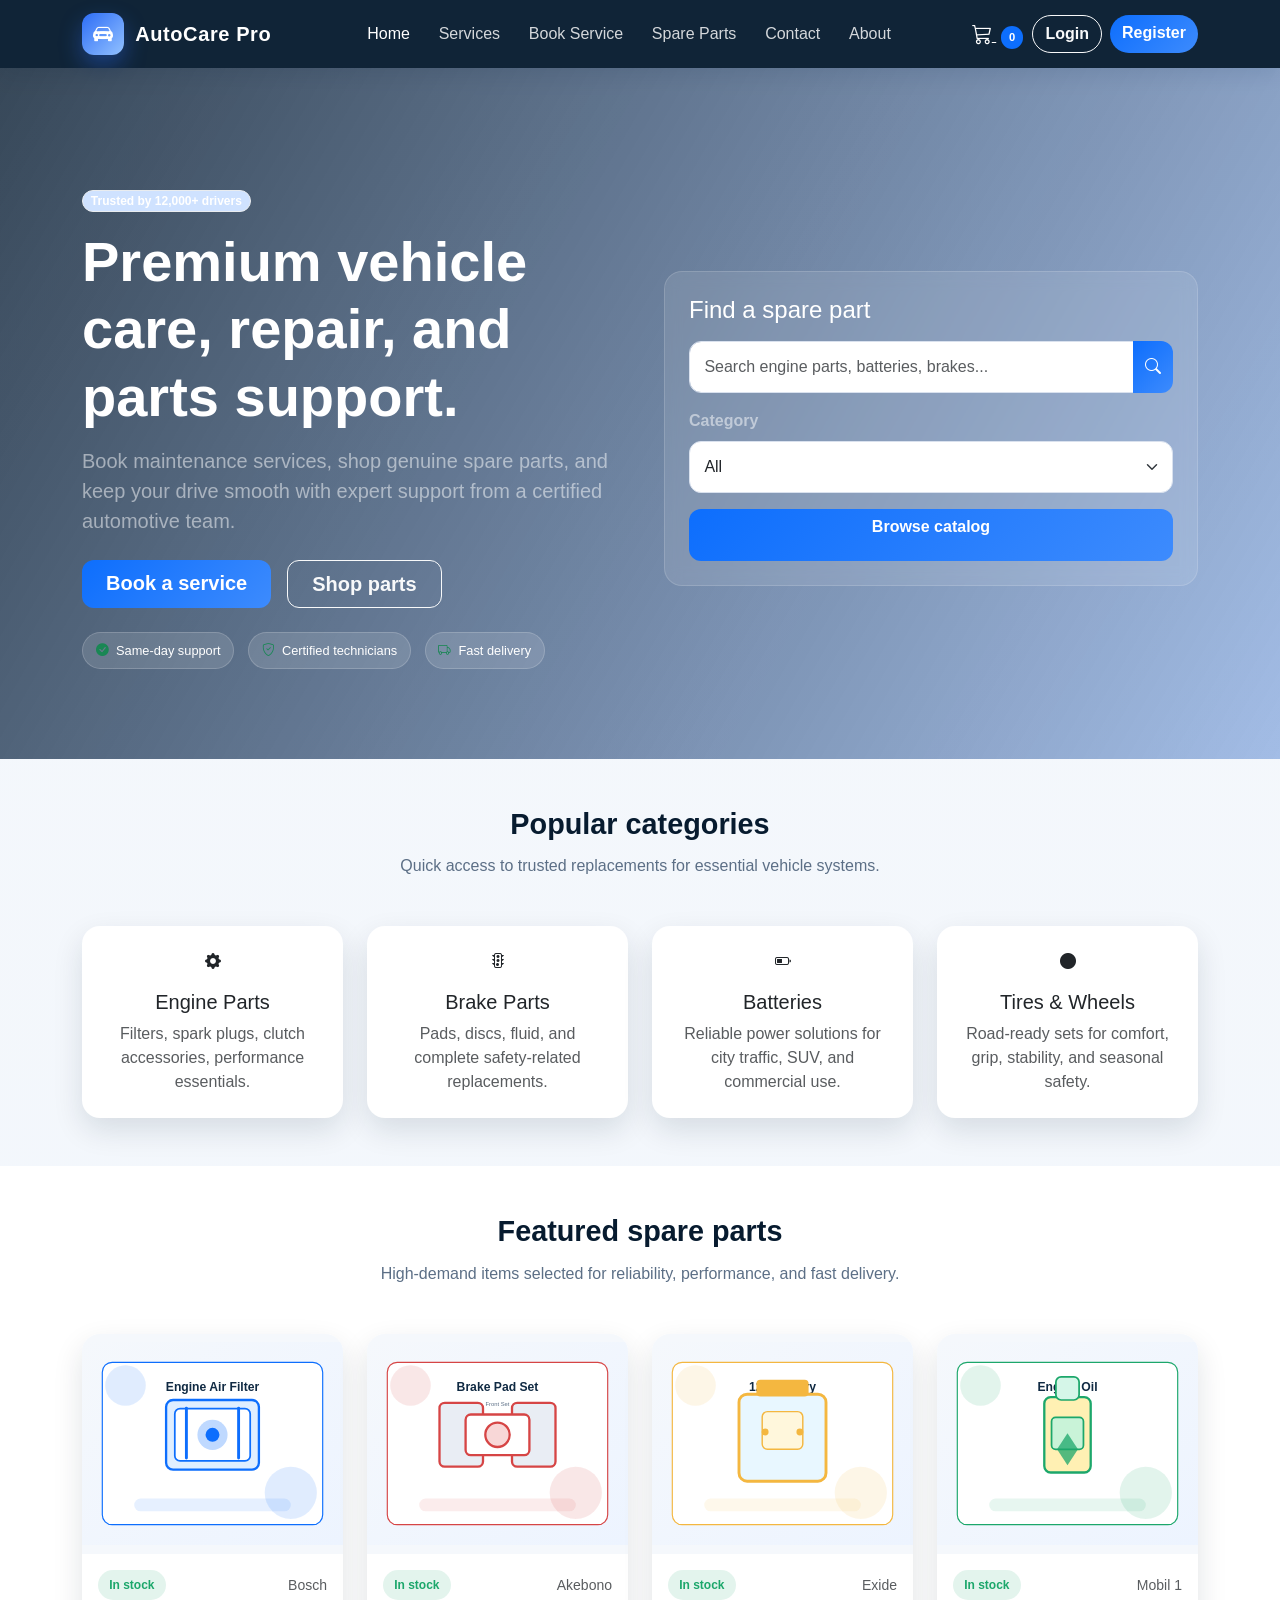
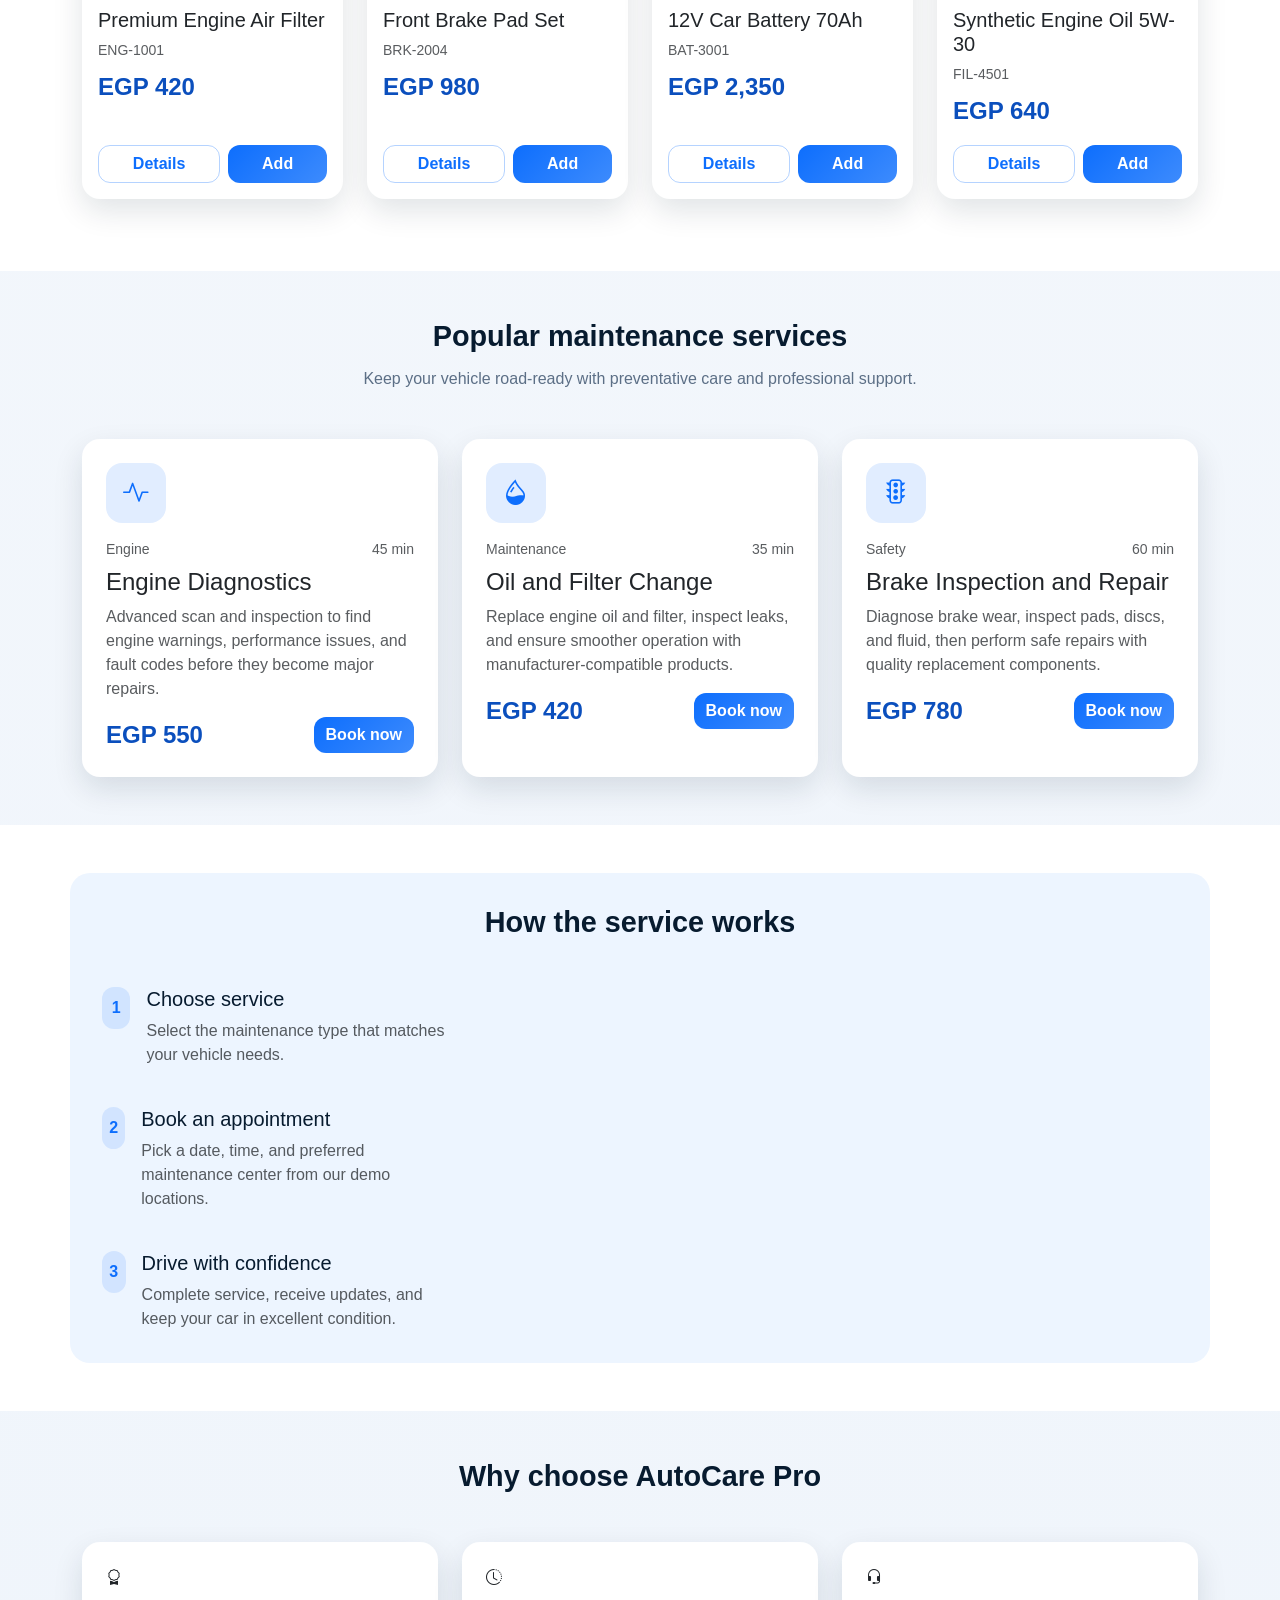
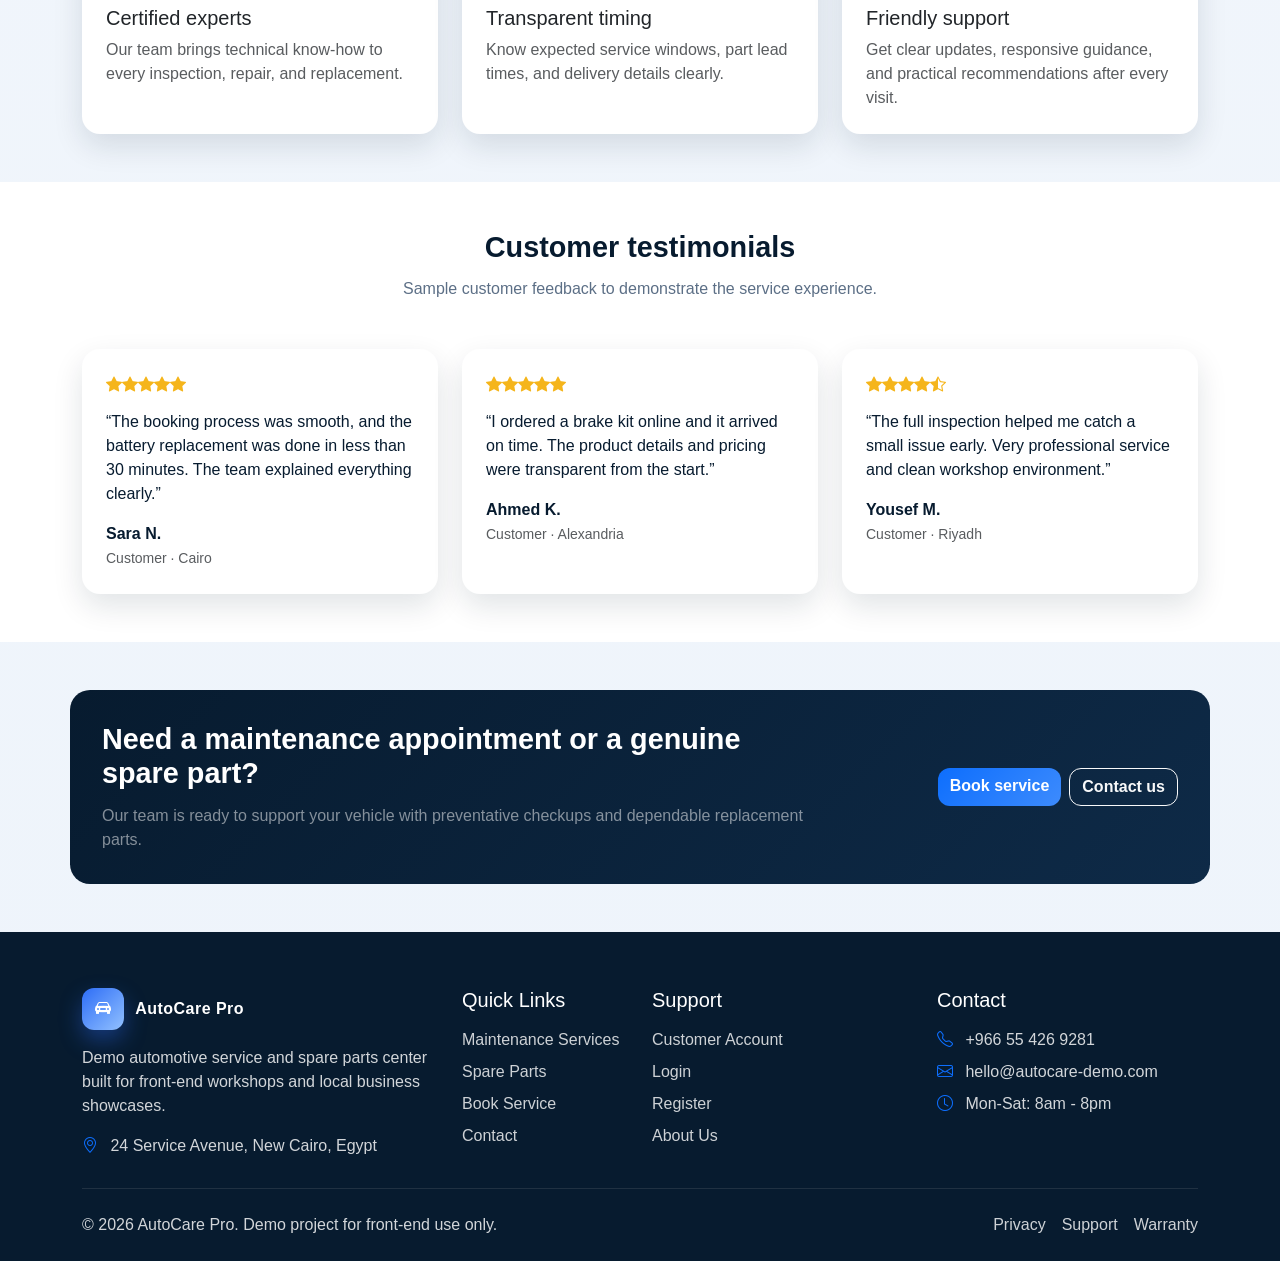
<file: index.html>
<!DOCTYPE html>
<html lang="en">
<head>
  <meta charset="UTF-8" />
  <meta name="viewport" content="width=device-width, initial-scale=1.0" />
  <title>AutoCare Pro | Online Maintenance Center</title>
  <meta name="description" content="Online vehicle maintenance and spare parts platform demo for AutoCare Pro." />
  <link href="https://cdn.jsdelivr.net/npm/bootstrap@5.3.3/dist/css/bootstrap.min.css" rel="stylesheet" />
  <link href="https://cdn.jsdelivr.net/npm/bootstrap-icons@1.11.3/font/bootstrap-icons.min.css" rel="stylesheet" />
  <link rel="stylesheet" href="css/style.css" />
  <link rel="stylesheet" href="css/responsive.css" />
</head>
<body>
  <div id="site-navbar"></div>
  <div class="toast-container position-fixed top-0 end-0 p-3" id="toastContainer"></div>

  <header class="hero-section">
    <div class="container">
      <div class="row align-items-center g-5">
        <div class="col-lg-6">
          <div class="mb-3">
            <span class="badge rounded-pill bg-primary-subtle text-white border border-light-subtle">Trusted by 12,000+ drivers</span>
          </div>
          <h1 class="display-4 fw-bold mb-3">Premium vehicle care, repair, and parts support.</h1>
          <p class="lead text-white-50 mb-4">Book maintenance services, shop genuine spare parts, and keep your drive smooth with expert support from a certified automotive team.</p>
          <div class="d-flex flex-wrap gap-3 mb-4">
            <a href="book-service.html" class="btn btn-primary btn-lg px-4">Book a service</a>
            <a href="spare-parts.html" class="btn btn-outline-light btn-lg px-4">Shop parts</a>
          </div>
          <div class="hero-badges">
            <span class="badge-pill"><i class="bi bi-check-circle-fill text-success"></i> Same-day support</span>
            <span class="badge-pill"><i class="bi bi-shield-check text-success"></i> Certified technicians</span>
            <span class="badge-pill"><i class="bi bi-truck text-success"></i> Fast delivery</span>
          </div>
        </div>
        <div class="col-lg-6">
          <div class="hero-card">
            <h4 class="text-white mb-3">Find a spare part</h4>
            <div class="input-group mb-3">
              <input id="homePartSearch" class="form-control" type="search" placeholder="Search engine parts, batteries, brakes..." aria-label="Search spare parts" />
              <button class="btn btn-primary" type="button" id="homeSearchBtn"><i class="bi bi-search"></i></button>
            </div>
            <div class="row g-2 mb-3">
              <div class="col-md-12">
                <label class="form-label text-white-50" for="homeCategory">Category</label>
                <select id="homeCategory" class="form-select"></select>
              </div>
            </div>
            <a href="spare-parts.html" class="btn btn-primary w-100">Browse catalog</a>
          </div>
        </div>
      </div>
    </div>
  </header>

  <main>
    <section class="py-5">
      <div class="container">
        <div class="text-center mb-5">
          <h2 class="section-title">Popular categories</h2>
          <p class="section-subtitle">Quick access to trusted replacements for essential vehicle systems.</p>
        </div>
        <div class="row g-4">
          <div class="col-lg-3 col-md-6">
            <div class="card info-card h-100">
              <div class="card-body text-center p-4">
                <div class="icon-box mx-auto mb-3"><i class="bi bi-gear-fill"></i></div>
                <h5>Engine Parts</h5>
                <p class="text-muted mb-0">Filters, spark plugs, clutch accessories, performance essentials.</p>
              </div>
            </div>
          </div>
          <div class="col-lg-3 col-md-6">
            <div class="card info-card h-100">
              <div class="card-body text-center p-4">
                <div class="icon-box mx-auto mb-3"><i class="bi bi-stoplights"></i></div>
                <h5>Brake Parts</h5>
                <p class="text-muted mb-0">Pads, discs, fluid, and complete safety-related replacements.</p>
              </div>
            </div>
          </div>
          <div class="col-lg-3 col-md-6">
            <div class="card info-card h-100">
              <div class="card-body text-center p-4">
                <div class="icon-box mx-auto mb-3"><i class="bi bi-battery-half"></i></div>
                <h5>Batteries</h5>
                <p class="text-muted mb-0">Reliable power solutions for city traffic, SUV, and commercial use.</p>
              </div>
            </div>
          </div>
          <div class="col-lg-3 col-md-6">
            <div class="card info-card h-100">
              <div class="card-body text-center p-4">
                <div class="icon-box mx-auto mb-3"><i class="bi bi-circle-fill"></i></div>
                <h5>Tires & Wheels</h5>
                <p class="text-muted mb-0">Road-ready sets for comfort, grip, stability, and seasonal safety.</p>
              </div>
            </div>
          </div>
        </div>
      </div>
    </section>

    <section class="py-5 bg-white">
      <div class="container">
        <div class="text-center mb-5">
          <h2 class="section-title">Featured spare parts</h2>
          <p class="section-subtitle">High-demand items selected for reliability, performance, and fast delivery.</p>
        </div>
        <div class="row g-4" id="featuredProductsContainer"></div>
      </div>
    </section>

    <section class="py-5">
      <div class="container">
        <div class="text-center mb-5">
          <h2 class="section-title">Popular maintenance services</h2>
          <p class="section-subtitle">Keep your vehicle road-ready with preventative care and professional support.</p>
        </div>
        <div class="row g-4" id="popularServicesContainer"></div>
      </div>
    </section>

    <section class="py-5 bg-white">
      <div class="container secondary-panel">
        <div class="text-center mb-5">
          <h2 class="section-title">How the service works</h2>
        </div>
        <div class="row g-4 step-list">
          <div class="col-lg-4">
            <div class="step-item">
              <div class="step-number">1</div>
              <div>
                <h5>Choose service</h5>
                <p class="text-muted mb-0">Select the maintenance type that matches your vehicle needs.</p>
              </div>
            </div>
          </div>
          <div class="col-lg-4">
            <div class="step-item">
              <div class="step-number">2</div>
              <div>
                <h5>Book an appointment</h5>
                <p class="text-muted mb-0">Pick a date, time, and preferred maintenance center from our demo locations.</p>
              </div>
            </div>
          </div>
          <div class="col-lg-4">
            <div class="step-item">
              <div class="step-number">3</div>
              <div>
                <h5>Drive with confidence</h5>
                <p class="text-muted mb-0">Complete service, receive updates, and keep your car in excellent condition.</p>
              </div>
            </div>
          </div>
        </div>
      </div>
    </section>

    <section class="py-5">
      <div class="container">
        <div class="text-center mb-5">
          <h2 class="section-title">Why choose AutoCare Pro</h2>
        </div>
        <div class="row g-4">
          <div class="col-lg-4">
            <div class="card info-card h-100">
              <div class="card-body p-4">
                <div class="icon-box mb-3"><i class="bi bi-award"></i></div>
                <h5>Certified experts</h5>
                <p class="text-muted mb-0">Our team brings technical know-how to every inspection, repair, and replacement.</p>
              </div>
            </div>
          </div>
          <div class="col-lg-4">
            <div class="card info-card h-100">
              <div class="card-body p-4">
                <div class="icon-box mb-3"><i class="bi bi-clock-history"></i></div>
                <h5>Transparent timing</h5>
                <p class="text-muted mb-0">Know expected service windows, part lead times, and delivery details clearly.</p>
              </div>
            </div>
          </div>
          <div class="col-lg-4">
            <div class="card info-card h-100">
              <div class="card-body p-4">
                <div class="icon-box mb-3"><i class="bi bi-headset"></i></div>
                <h5>Friendly support</h5>
                <p class="text-muted mb-0">Get clear updates, responsive guidance, and practical recommendations after every visit.</p>
              </div>
            </div>
          </div>
        </div>
      </div>
    </section>

    <section class="py-5 bg-white">
      <div class="container">
        <div class="text-center mb-5">
          <h2 class="section-title">Customer testimonials</h2>
          <p class="section-subtitle">Sample customer feedback to demonstrate the service experience.</p>
        </div>
        <div class="row g-4">
          <div class="col-lg-4">
            <div class="testimonial-card h-100">
              <div class="stars"><i class="bi bi-star-fill"></i><i class="bi bi-star-fill"></i><i class="bi bi-star-fill"></i><i class="bi bi-star-fill"></i><i class="bi bi-star-fill"></i></div>
              <p>“The booking process was smooth, and the battery replacement was done in less than 30 minutes. The team explained everything clearly.”</p>
              <div class="fw-semibold">Sara N.</div>
              <small class="text-muted">Customer · Cairo</small>
            </div>
          </div>
          <div class="col-lg-4">
            <div class="testimonial-card h-100">
              <div class="stars"><i class="bi bi-star-fill"></i><i class="bi bi-star-fill"></i><i class="bi bi-star-fill"></i><i class="bi bi-star-fill"></i><i class="bi bi-star-fill"></i></div>
              <p>“I ordered a brake kit online and it arrived on time. The product details and pricing were transparent from the start.”</p>
              <div class="fw-semibold">Ahmed K.</div>
              <small class="text-muted">Customer · Alexandria</small>
            </div>
          </div>
          <div class="col-lg-4">
            <div class="testimonial-card h-100">
              <div class="stars"><i class="bi bi-star-fill"></i><i class="bi bi-star-fill"></i><i class="bi bi-star-fill"></i><i class="bi bi-star-fill"></i><i class="bi bi-star-half"></i></div>
              <p>“The full inspection helped me catch a small issue early. Very professional service and clean workshop environment.”</p>
              <div class="fw-semibold">Yousef M.</div>
              <small class="text-muted">Customer · Riyadh</small>
            </div>
          </div>
        </div>
      </div>
    </section>

    <section class="py-5">
      <div class="container dark-panel">
        <div class="row g-4 align-items-center">
          <div class="col-lg-8">
            <h2 class="section-title text-white">Need a maintenance appointment or a genuine spare part?</h2>
            <p class="text-white-50 mb-0">Our team is ready to support your vehicle with preventative checkups and dependable replacement parts.</p>
          </div>
          <div class="col-lg-4 text-lg-end">
            <div class="d-flex flex-wrap justify-content-lg-end gap-2">
              <a href="book-service.html" class="btn btn-primary">Book service</a>
              <a href="contact.html" class="btn btn-outline-light">Contact us</a>
            </div>
          </div>
        </div>
      </div>
    </section>
  </main>

  <div id="site-footer"></div>

  <script src="https://cdn.jsdelivr.net/npm/bootstrap@5.3.3/dist/js/bootstrap.bundle.min.js"></script>
  <script src="js/products.js"></script>
  <script src="js/services.js"></script>
  <script src="js/cart.js"></script>
  <script src="js/common.js"></script>
  <script>
    document.addEventListener('DOMContentLoaded', function () {
      const homeCategory = document.getElementById('homeCategory');
      if (homeCategory) {
        homeCategory.innerHTML = ['All', ...window.getProductCategoryOptions()].map(cat => `<option value="${cat}">${cat}</option>`).join('');
      }

      const popularServices = [...window.serviceCatalog].slice(0, 3);
      const popularContainer = document.getElementById('popularServicesContainer');
      if (popularContainer) {
        popularContainer.innerHTML = popularServices.map((service) => `
          <div class="col-lg-4 col-md-6">
            <article class="card service-card h-100">
              <div class="card-body p-4">
                <div class="icon-box mb-3"><i class="${service.icon}"></i></div>
                <div class="d-flex justify-content-between align-items-center mb-2">
                  <span class="text-muted small">${service.category}</span>
                  <span class="text-muted small">${service.duration}</span>
                </div>
                <h4>${service.name}</h4>
                <p class="text-muted">${service.description}</p>
                <div class="d-flex justify-content-between align-items-center mt-3">
                  <div class="price-tag fs-4">${window.formatCurrency(service.price)}</div>
                  <a href="book-service.html?service=${encodeURIComponent(service.name)}" class="btn btn-primary">Book now</a>
                </div>
              </div>
            </article>
          </div>
        `).join('');
      }

      window.renderFeaturedProducts('featuredProductsContainer', 4);

      const homeSearchBtn = document.getElementById('homeSearchBtn');
      homeSearchBtn?.addEventListener('click', () => {
        const query = document.getElementById('homePartSearch')?.value || '';
        const category = document.getElementById('homeCategory')?.value || 'All';
        const params = new URLSearchParams({ query, category });
        window.location.href = `spare-parts.html?${params.toString()}`;
      });
    });
  </script>
</body>
</html>
</file>
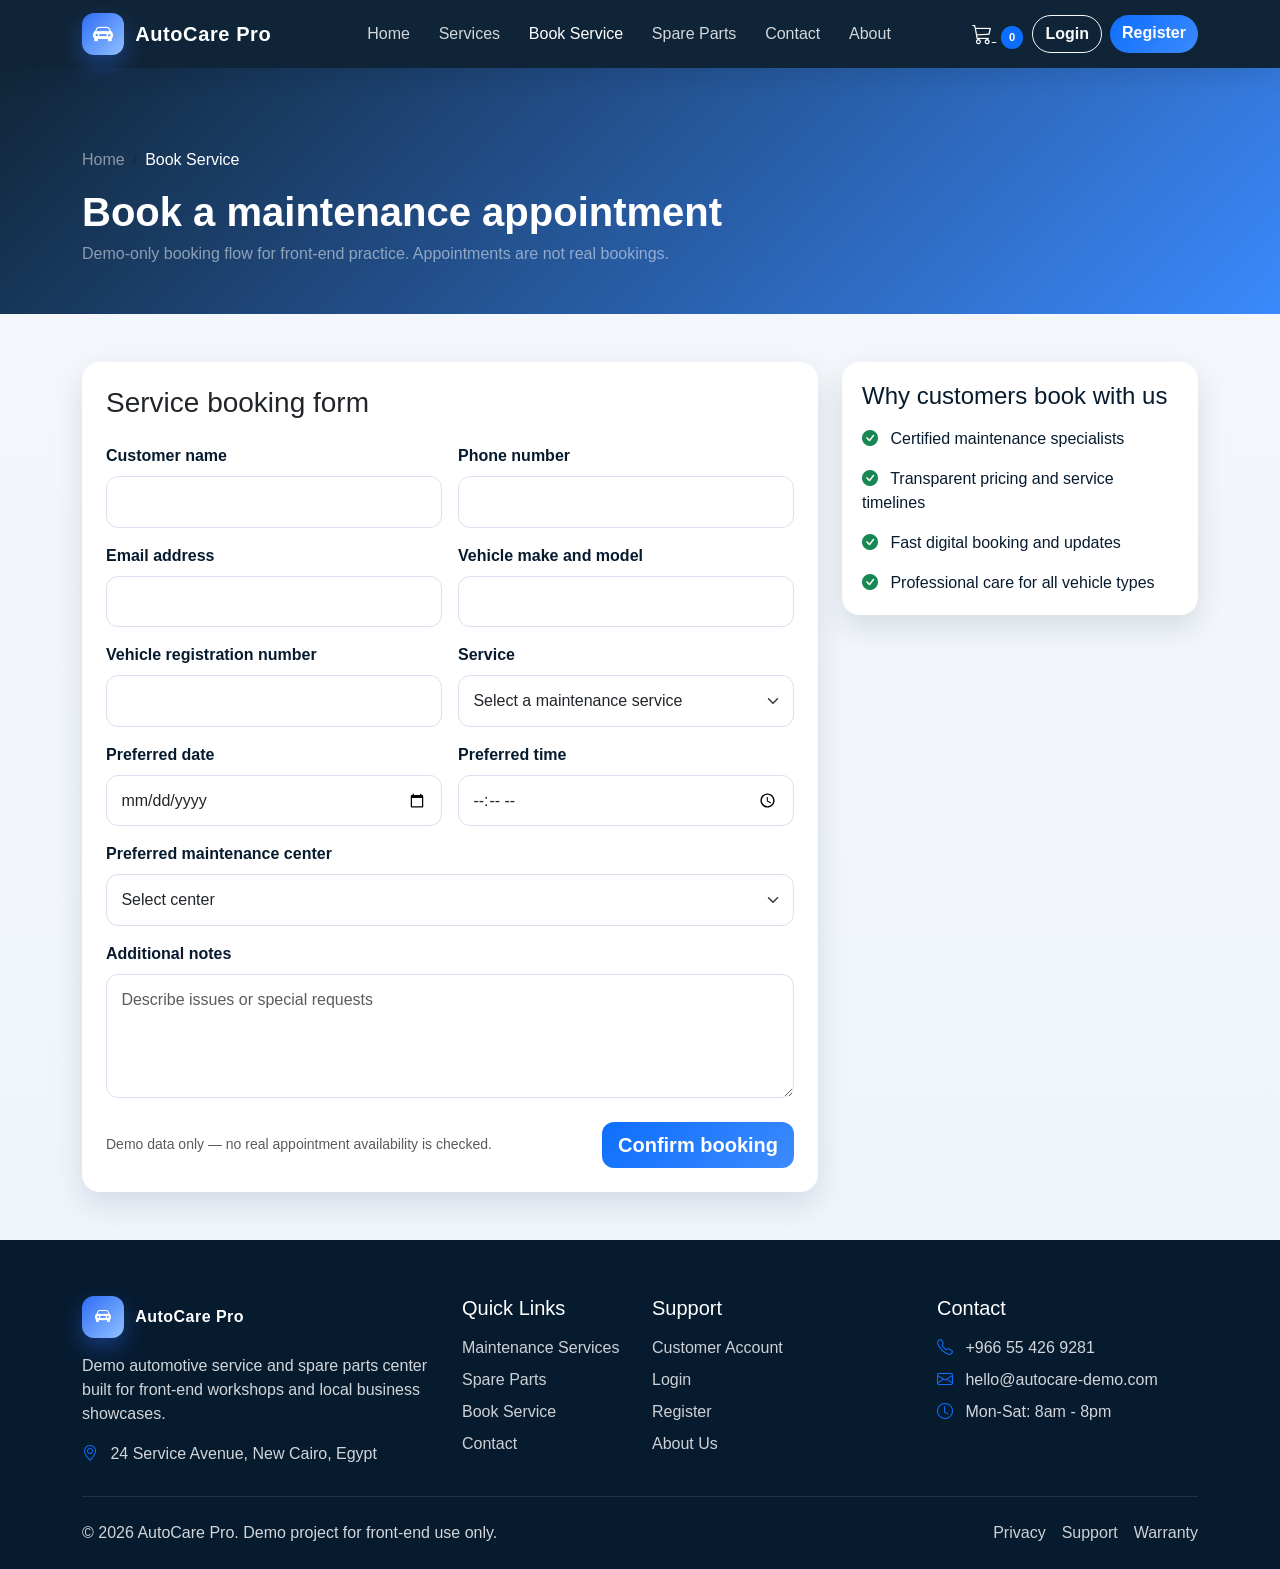
<file: book-service.html>
<!DOCTYPE html>
<html lang="en">
<head>
  <meta charset="UTF-8" />
  <meta name="viewport" content="width=device-width, initial-scale=1.0" />
  <title>Book Service | AutoCare Pro</title>
  <link href="https://cdn.jsdelivr.net/npm/bootstrap@5.3.3/dist/css/bootstrap.min.css" rel="stylesheet" />
  <link href="https://cdn.jsdelivr.net/npm/bootstrap-icons@1.11.3/font/bootstrap-icons.min.css" rel="stylesheet" />
  <link rel="stylesheet" href="css/style.css" />
  <link rel="stylesheet" href="css/responsive.css" />
</head>
<body>
  <div id="site-navbar"></div>
  <div class="toast-container position-fixed top-0 end-0 p-3" id="toastContainer"></div>

  <header class="page-header">
    <div class="container">
      <nav aria-label="breadcrumb">
        <ol class="breadcrumb text-white-50">
          <li class="breadcrumb-item"><a href="index.html" class="text-white-50">Home</a></li>
          <li class="breadcrumb-item active text-white" aria-current="page">Book Service</li>
        </ol>
      </nav>
      <h1>Book a maintenance appointment</h1>
      <p class="mb-0 text-white-50">Demo-only booking flow for front-end practice. Appointments are not real bookings.</p>
    </div>
  </header>

  <main class="py-5">
    <div class="container">
      <div class="row g-4">
        <div class="col-lg-8">
          <div class="card p-4">
            <h3 class="mb-4">Service booking form</h3>
            <form id="bookingForm" novalidate>
              <div class="row g-3">
                <div class="col-md-6">
                  <label class="form-label" for="customerName">Customer name</label>
                  <input id="customerName" class="form-control" type="text" required />
                </div>
                <div class="col-md-6">
                  <label class="form-label" for="phoneNumber">Phone number</label>
                  <input id="phoneNumber" class="form-control" type="tel" required />
                </div>
                <div class="col-md-6">
                  <label class="form-label" for="customerEmail">Email address</label>
                  <input id="customerEmail" class="form-control" type="email" required />
                </div>
                <div class="col-md-6">
                  <label class="form-label" for="vehicleModel">Vehicle make and model</label>
                  <input id="vehicleModel" class="form-control" type="text" required />
                </div>
                <div class="col-md-6">
                  <label class="form-label" for="registrationNumber">Vehicle registration number</label>
                  <input id="registrationNumber" class="form-control" type="text" required />
                </div>
                <div class="col-md-6">
                  <label class="form-label" for="selectedService">Service</label>
                  <select id="selectedService" class="form-select" required></select>
                </div>
                <div class="col-md-6">
                  <label class="form-label" for="preferredDate">Preferred date</label>
                  <input id="preferredDate" class="form-control" type="date" required />
                </div>
                <div class="col-md-6">
                  <label class="form-label" for="preferredTime">Preferred time</label>
                  <input id="preferredTime" class="form-control" type="time" required />
                </div>
                <div class="col-md-12">
                  <label class="form-label" for="preferredCenter">Preferred maintenance center</label>
                  <select id="preferredCenter" class="form-select" required>
                    <option value="">Select center</option>
                    <option value="New Cairo Center">New Cairo Center</option>
                    <option value="Nasr City Service Hub">Nasr City Service Hub</option>
                    <option value="Downtown Workshop">Downtown Workshop</option>
                    <option value="Maadi Auto Care">Maadi Auto Care</option>
                  </select>
                </div>
                <div class="col-12">
                  <label class="form-label" for="additionalNotes">Additional notes</label>
                  <textarea id="additionalNotes" class="form-control" rows="4" placeholder="Describe issues or special requests"></textarea>
                </div>
              </div>

              <div class="d-flex justify-content-between align-items-center mt-4">
                <small class="text-muted">Demo data only — no real appointment availability is checked.</small>
                <button type="submit" class="btn btn-primary btn-lg">Confirm booking</button>
              </div>
            </form>
          </div>
        </div>
        <div class="col-lg-4">
          <div class="summary-box">
            <h4 class="mb-3">Why customers book with us</h4>
            <ul class="list-unstyled mb-0">
              <li class="mb-3"><i class="bi bi-check-circle-fill text-success me-2"></i> Certified maintenance specialists</li>
              <li class="mb-3"><i class="bi bi-check-circle-fill text-success me-2"></i> Transparent pricing and service timelines</li>
              <li class="mb-3"><i class="bi bi-check-circle-fill text-success me-2"></i> Fast digital booking and updates</li>
              <li><i class="bi bi-check-circle-fill text-success me-2"></i> Professional care for all vehicle types</li>
            </ul>
          </div>
        </div>
      </div>
    </div>
  </main>

  <div id="site-footer"></div>

  <script src="https://cdn.jsdelivr.net/npm/bootstrap@5.3.3/dist/js/bootstrap.bundle.min.js"></script>
  <script src="js/products.js"></script>
  <script src="js/services.js"></script>
  <script src="js/booking.js"></script>
  <script src="js/common.js"></script>
  <script>
    document.addEventListener('DOMContentLoaded', function () {
      const serviceSelect = document.getElementById('selectedService');
      serviceSelect.innerHTML = ['<option value="">Select a maintenance service</option>']
        .concat(window.serviceCatalog.map((service) => `<option value="${service.name}">${service.name}</option>`))
        .join('');

      const params = new URLSearchParams(window.location.search);
      const preselectedService = params.get('service');
      if (preselectedService) {
        serviceSelect.value = preselectedService;
      }

      const today = new Date().toISOString().split('T')[0];
      document.getElementById('preferredDate').setAttribute('min', today);

      const bookingForm = document.getElementById('bookingForm');
      bookingForm.addEventListener('submit', function (event) {
        event.preventDefault();

        const form = event.currentTarget;
        const fields = {
          customerName: document.getElementById('customerName').value.trim(),
          phoneNumber: document.getElementById('phoneNumber').value.trim(),
          customerEmail: document.getElementById('customerEmail').value.trim(),
          vehicleModel: document.getElementById('vehicleModel').value.trim(),
          registrationNumber: document.getElementById('registrationNumber').value.trim(),
          selectedService: document.getElementById('selectedService').value,
          preferredDate: document.getElementById('preferredDate').value,
          preferredTime: document.getElementById('preferredTime').value,
          preferredCenter: document.getElementById('preferredCenter').value,
          additionalNotes: document.getElementById('additionalNotes').value.trim()
        };

        const phonePattern = /^[\+?\d[\d\s-]{7,}$/;
        const emailPattern = /^[^\s@]+@[^\s@]+\.[^\s@]+$/;

        if (!fields.customerName || !fields.phoneNumber || !fields.customerEmail || !fields.vehicleModel || !fields.registrationNumber || !fields.selectedService || !fields.preferredDate || !fields.preferredTime || !fields.preferredCenter) {
          window.showNotification('Please fill in all required booking fields.', 'error');
          return;
        }

        if (!emailPattern.test(fields.customerEmail)) {
          window.showNotification('Please enter a valid email address.', 'error');
          return;
        }

        if (!phonePattern.test(fields.phoneNumber)) {
          window.showNotification('Please enter a valid phone number.', 'error');
          return;
        }

        const selectedDate = new Date(fields.preferredDate);
        const now = new Date();
        now.setHours(0, 0, 0, 0);
        if (selectedDate < now) {
          window.showNotification('Past dates are not allowed for service bookings.', 'error');
          return;
        }

        const existingBookings = window.getStorage('omc_demo_bookings', []);
        const bookingReference = `BK-${Math.random().toString(16).slice(2, 8).toUpperCase()}`;
        const booking = {
          id: window.generateDemoId('booking'),
          reference: bookingReference,
          status: 'Confirmed',
          createdAt: new Date().toISOString(),
          ...fields
        };

        existingBookings.unshift(booking);
        window.setStorage('omc_demo_bookings', existingBookings);

        form.reset();
        window.showNotification(`Booking confirmed! Your reference is ${bookingReference}.`, 'success');
        setTimeout(() => {
          window.location.href = 'my-bookings.html';
        }, 1200);
      });
    });
  </script>
</body>
</html>
</file>
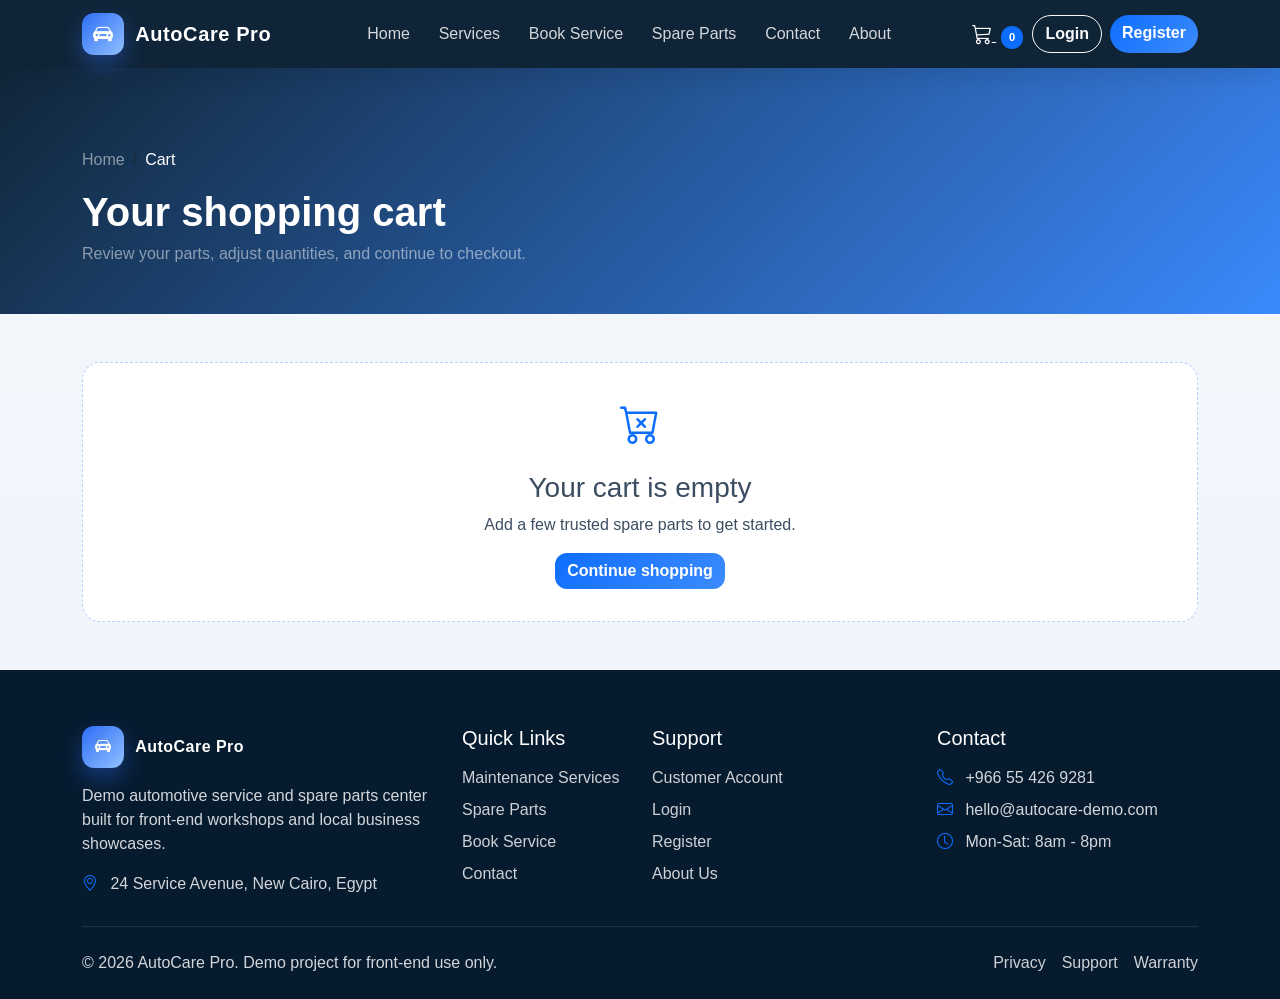
<file: cart.html>
<!DOCTYPE html>
<html lang="en">
<head>
  <meta charset="UTF-8" />
  <meta name="viewport" content="width=device-width, initial-scale=1.0" />
  <title>Your Cart | AutoCare Pro</title>
  <link href="https://cdn.jsdelivr.net/npm/bootstrap@5.3.3/dist/css/bootstrap.min.css" rel="stylesheet" />
  <link href="https://cdn.jsdelivr.net/npm/bootstrap-icons@1.11.3/font/bootstrap-icons.min.css" rel="stylesheet" />
  <link rel="stylesheet" href="css/style.css" />
  <link rel="stylesheet" href="css/responsive.css" />
</head>
<body>
  <div id="site-navbar"></div>
  <div class="toast-container position-fixed top-0 end-0 p-3" id="toastContainer"></div>

  <header class="page-header">
    <div class="container">
      <nav aria-label="breadcrumb">
        <ol class="breadcrumb text-white-50">
          <li class="breadcrumb-item"><a href="index.html" class="text-white-50">Home</a></li>
          <li class="breadcrumb-item active text-white" aria-current="page">Cart</li>
        </ol>
      </nav>
      <h1>Your shopping cart</h1>
      <p class="mb-0 text-white-50">Review your parts, adjust quantities, and continue to checkout.</p>
    </div>
  </header>

  <main class="py-5">
    <div class="container">
      <div id="cartPageContainer"></div>
    </div>
  </main>

  <div id="site-footer"></div>

  <script src="https://cdn.jsdelivr.net/npm/bootstrap@5.3.3/dist/js/bootstrap.bundle.min.js"></script>
  <script src="js/products.js"></script>
  <script src="js/cart.js"></script>
  <script src="js/common.js"></script>
  <script>
    window.addToCart = function addToCart(productId, quantity = 1) {
      const cart = window.getStorage('omc_cart', []);
      const product = window.getProductById(productId);
      if (!product) {
        window.showNotification('Product not found in the catalog.', 'error');
        return;
      }

      const existingItem = cart.find((item) => item.productId === productId);
      const currentQty = existingItem ? existingItem.quantity : 0;
      const nextQuantity = currentQty + Number(quantity || 1);

      if (nextQuantity > product.stock) {
        window.showNotification(`Only ${product.stock} units available for this item.`, 'warning');
        return;
      }

      if (existingItem) {
        existingItem.quantity = nextQuantity;
      } else {
        cart.push({ productId, quantity: Number(quantity || 1) });
      }

      window.setStorage('omc_cart', cart);
      window.updateNavCartCount();
      window.showNotification(`${product.name} added to cart.`, 'success');
      if (window.renderCartPage) {
        window.renderCartPage();
      }
    };

    window.renderCartPage = function renderCartPage() {
      const container = document.getElementById('cartPageContainer');
      if (!container) return;

      const cart = window.getStorage('omc_cart', []);
      if (!cart.length) {
        container.innerHTML = `
          <div class="empty-state">
            <i class="bi bi-cart-x fs-1 d-block mb-3 text-primary"></i>
            <h3>Your cart is empty</h3>
            <p class="mb-3">Add a few trusted spare parts to get started.</p>
            <a href="spare-parts.html" class="btn btn-primary">Continue shopping</a>
          </div>
        `;
        return;
      }

      const itemRows = cart.map((item) => {
        const product = window.getProductById(item.productId);
        if (!product) return '';

        return `
          <div class="card mb-3">
            <div class="card-body">
              <div class="cart-row">
                <div class="d-flex align-items-center gap-3">
                  <img src="${product.image}" alt="${product.name}" onerror="this.onerror=null;this.src='assets/images/products/product-placeholder.svg';" />
                  <div>
                    <h5 class="mb-1">${product.name}</h5>
                    <p class="text-muted mb-0">${product.code}</p>
                  </div>
                </div>
                <div>
                  <small class="text-muted d-block">Unit price</small>
                  <strong>${window.formatCurrency(product.price)}</strong>
                </div>
                <div>
                  <small class="text-muted d-block">Quantity</small>
                  <div class="qty-control">
                    <button type="button" class="qty-btn" data-cart-action="decrease" data-product-id="${product.id}">-</button>
                    <span class="px-2 fw-semibold">${item.quantity}</span>
                    <button type="button" class="qty-btn" data-cart-action="increase" data-product-id="${product.id}">+</button>
                  </div>
                </div>
                <div>
                  <small class="text-muted d-block">Subtotal</small>
                  <strong>${window.formatCurrency(product.price * item.quantity)}</strong>
                </div>
                <div>
                  <button type="button" class="btn btn-outline-danger btn-sm" data-cart-action="remove" data-product-id="${product.id}">Remove</button>
                </div>
              </div>
            </div>
          </div>
        `;
      }).join('');

      const total = cart.reduce((sum, item) => {
        const product = window.getProductById(item.productId);
        return sum + (product ? product.price * item.quantity : 0);
      }, 0);

      container.innerHTML = `
        <div class="row g-4">
          <div class="col-lg-8">
            ${itemRows}
            <div class="d-flex justify-content-between mt-4 flex-wrap gap-2">
              <a href="spare-parts.html" class="btn btn-outline-primary">Continue shopping</a>
            </div>
          </div>
          <div class="col-lg-4">
            <div class="summary-box">
              <h4 class="mb-3">Order summary</h4>
              <div class="summary-item"><span>Subtotal</span><span>${window.formatCurrency(total)}</span></div>
              <div class="summary-item"><span>Shipping</span><span>${total > 0 ? window.formatCurrency(150) : window.formatCurrency(0)}</span></div>
              <div class="summary-item fw-bold"><span>Total</span><span>${window.formatCurrency(total + (total > 0 ? 150 : 0))}</span></div>
              <a href="checkout.html" class="btn btn-primary w-100 mt-3">Proceed to checkout</a>
            </div>
          </div>
        </div>
      `;

      document.querySelectorAll('[data-cart-action]').forEach((button) => {
        button.addEventListener('click', () => {
          const productId = button.getAttribute('data-product-id');
          const action = button.getAttribute('data-cart-action');
          const item = cart.find((entry) => entry.productId === productId);
          if (!item) return;

          if (action === 'increase') {
            const product = window.getProductById(productId);
            if (product && item.quantity >= product.stock) {
              window.showNotification(`Only ${product.stock} units available for this product.`, 'warning');
              return;
            }
            item.quantity += 1;
          }

          if (action === 'decrease') {
            item.quantity -= 1;
          }

          if (action === 'remove' || item.quantity <= 0) {
            const updatedCart = cart.filter((entry) => entry.productId !== productId);
            window.setStorage('omc_cart', updatedCart);
            window.updateNavCartCount();
            window.renderCartPage();
            return;
          }

          window.setStorage('omc_cart', cart);
          window.updateNavCartCount();
          window.renderCartPage();
        });
      });
    };

    document.addEventListener('DOMContentLoaded', function () {
      window.renderCartPage();
    });
  </script>
</body>
</html>
</file>
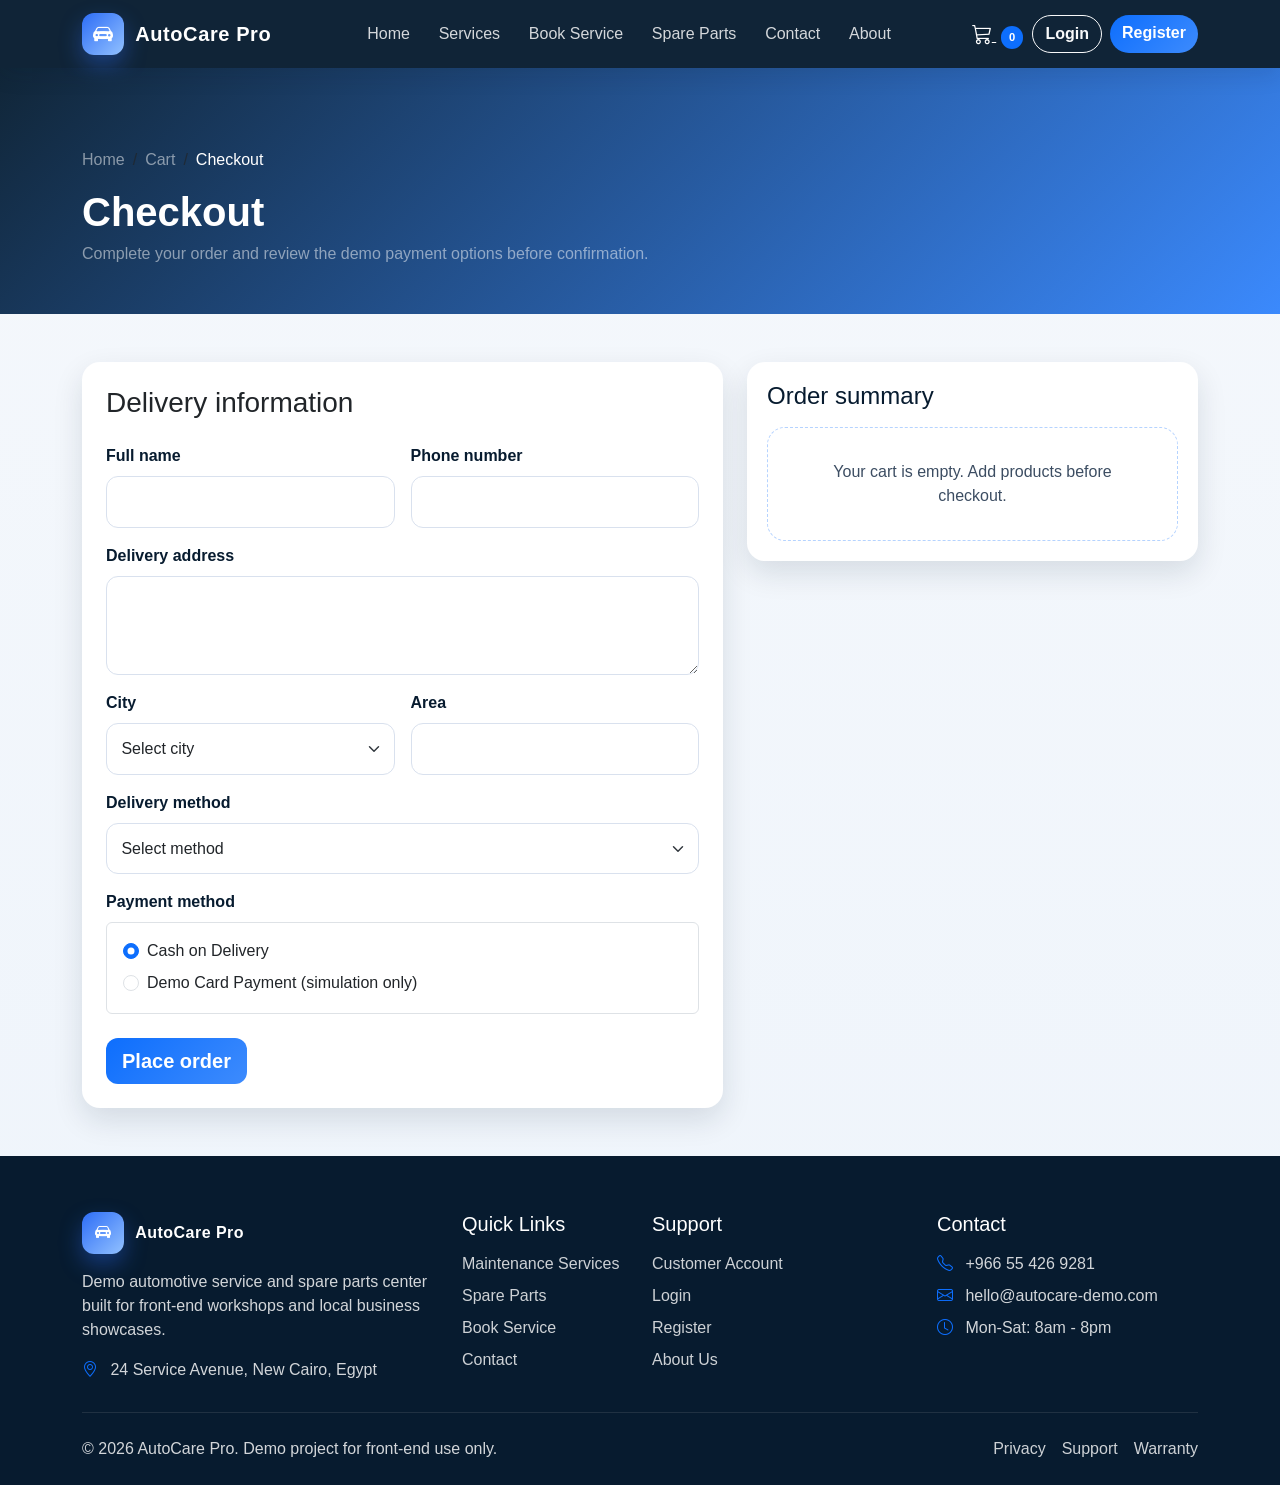
<file: checkout.html>
<!DOCTYPE html>
<html lang="en">
<head>
  <meta charset="UTF-8" />
  <meta name="viewport" content="width=device-width, initial-scale=1.0" />
  <title>Checkout | AutoCare Pro</title>
  <link href="https://cdn.jsdelivr.net/npm/bootstrap@5.3.3/dist/css/bootstrap.min.css" rel="stylesheet" />
  <link href="https://cdn.jsdelivr.net/npm/bootstrap-icons@1.11.3/font/bootstrap-icons.min.css" rel="stylesheet" />
  <link rel="stylesheet" href="css/style.css" />
  <link rel="stylesheet" href="css/responsive.css" />
</head>
<body>
  <div id="site-navbar"></div>
  <div class="toast-container position-fixed top-0 end-0 p-3" id="toastContainer"></div>

  <header class="page-header">
    <div class="container">
      <nav aria-label="breadcrumb">
        <ol class="breadcrumb text-white-50">
          <li class="breadcrumb-item"><a href="index.html" class="text-white-50">Home</a></li>
          <li class="breadcrumb-item"><a href="cart.html" class="text-white-50">Cart</a></li>
          <li class="breadcrumb-item active text-white" aria-current="page">Checkout</li>
        </ol>
      </nav>
      <h1>Checkout</h1>
      <p class="mb-0 text-white-50">Complete your order and review the demo payment options before confirmation.</p>
    </div>
  </header>

  <main class="py-5">
    <div class="container">
      <div class="row g-4">
        <div class="col-lg-7">
          <div class="card p-4">
            <h3 class="mb-4">Delivery information</h3>
            <form id="checkoutForm" novalidate>
              <div class="row g-3">
                <div class="col-md-6">
                  <label for="checkoutName" class="form-label">Full name</label>
                  <input id="checkoutName" class="form-control" type="text" required />
                </div>
                <div class="col-md-6">
                  <label for="checkoutPhone" class="form-label">Phone number</label>
                  <input id="checkoutPhone" class="form-control" type="tel" required />
                </div>
                <div class="col-12">
                  <label for="checkoutAddress" class="form-label">Delivery address</label>
                  <textarea id="checkoutAddress" class="form-control" rows="3" required></textarea>
                </div>
                <div class="col-md-6">
                  <label for="checkoutCity" class="form-label">City</label>
                  <select id="checkoutCity" class="form-select" required>
                    <option value="">Select city</option>
                    <option value="Cairo">Cairo</option>
                    <option value="Alexandria">Alexandria</option>
                    <option value="Riyadh">Riyadh</option>
                    <option value="Jeddah">Jeddah</option>
                  </select>
                </div>
                <div class="col-md-6">
                  <label for="checkoutArea" class="form-label">Area</label>
                  <input id="checkoutArea" class="form-control" type="text" required />
                </div>
                <div class="col-12">
                  <label for="deliveryMethod" class="form-label">Delivery method</label>
                  <select id="deliveryMethod" class="form-select" required>
                    <option value="">Select method</option>
                    <option value="Standard Delivery">Standard Delivery</option>
                    <option value="Express Delivery">Express Delivery</option>
                    <option value="Pickup from Center">Pickup from Center</option>
                  </select>
                </div>
                <div class="col-12">
                  <label class="form-label">Payment method</label>
                  <div class="border rounded p-3">
                    <div class="form-check mb-2">
                      <input class="form-check-input" type="radio" name="paymentMethod" id="codMethod" value="Cash on Delivery" checked />
                      <label class="form-check-label" for="codMethod">Cash on Delivery</label>
                    </div>
                    <div class="form-check">
                      <input class="form-check-input" type="radio" name="paymentMethod" id="cardMethod" value="Demo Card Payment" />
                      <label class="form-check-label" for="cardMethod">Demo Card Payment (simulation only)</label>
                    </div>
                  </div>
                </div>
              </div>
              <button type="submit" class="btn btn-primary btn-lg mt-4">Place order</button>
            </form>
          </div>
        </div>
        <div class="col-lg-5">
          <div class="summary-box">
            <h4 class="mb-3">Order summary</h4>
            <div id="checkoutSummary"></div>
          </div>
        </div>
      </div>
    </div>
  </main>

  <div id="site-footer"></div>

  <script src="https://cdn.jsdelivr.net/npm/bootstrap@5.3.3/dist/js/bootstrap.bundle.min.js"></script>
  <script src="js/products.js"></script>
  <script src="js/checkout.js"></script>
  <script src="js/common.js"></script>
  <script>
    function loadCheckoutSummary() {
      const cart = window.getStorage('omc_cart', []);
      const summary = document.getElementById('checkoutSummary');
      if (!summary) return;

      if (!cart.length) {
        summary.innerHTML = `
          <div class="empty-state">
            <p class="mb-0">Your cart is empty. Add products before checkout.</p>
          </div>
        `;
        return;
      }

      let subtotal = 0;
      const itemsHtml = cart.map((item) => {
        const product = window.getProductById(item.productId);
        if (!product) return '';
        subtotal += product.price * item.quantity;
        return `
          <div class="d-flex justify-content-between align-items-center border-bottom py-2">
            <div>
              <div class="fw-semibold">${product.name}</div>
              <small class="text-muted">Qty: ${item.quantity}</small>
            </div>
            <span>${window.formatCurrency(product.price * item.quantity)}</span>
          </div>
        `;
      }).join('');

      const shippingFee = subtotal > 0 ? 150 : 0;
      const total = subtotal + shippingFee;

      summary.innerHTML = `
        ${itemsHtml}
        <div class="summary-item mt-3"><span>Subtotal</span><span>${window.formatCurrency(subtotal)}</span></div>
        <div class="summary-item"><span>Shipping fee</span><span>${window.formatCurrency(shippingFee)}</span></div>
        <div class="summary-item fw-bold"><span>Total</span><span>${window.formatCurrency(total)}</span></div>
      `;
    }

    document.addEventListener('DOMContentLoaded', function () {
      loadCheckoutSummary();

      const form = document.getElementById('checkoutForm');
      form.addEventListener('submit', function (event) {
        event.preventDefault();
        const cart = window.getStorage('omc_cart', []);

        if (!cart.length) {
          window.showNotification('Add a product to cart before placing an order.', 'error');
          return;
        }

        const fields = {
          name: document.getElementById('checkoutName').value.trim(),
          phone: document.getElementById('checkoutPhone').value.trim(),
          address: document.getElementById('checkoutAddress').value.trim(),
          city: document.getElementById('checkoutCity').value,
          area: document.getElementById('checkoutArea').value.trim(),
          deliveryMethod: document.getElementById('deliveryMethod').value
        };

        const phonePattern = /^[\+?\d[\d\s-]{7,}$/;
        if (!fields.name || !fields.phone || !fields.address || !fields.city || !fields.area || !fields.deliveryMethod) {
          window.showNotification('Please complete all checkout fields.', 'error');
          return;
        }

        if (!phonePattern.test(fields.phone)) {
          window.showNotification('Please enter a valid phone number.', 'error');
          return;
        }

        const paymentMethod = document.querySelector('input[name="paymentMethod"]:checked')?.value || 'Cash on Delivery';
        const subtotal = cart.reduce((sum, item) => {
          const product = window.getProductById(item.productId);
          return sum + (product ? product.price * item.quantity : 0);
        }, 0);
        const shippingFee = subtotal > 0 ? 150 : 0;
        const total = subtotal + shippingFee;

        const orderNumber = `ORD-${Math.random().toString(16).slice(2, 8).toUpperCase()}`;
        const order = {
          id: window.generateDemoId('order'),
          orderNumber,
          createdAt: new Date().toISOString(),
          status: 'Processing',
          paymentMethod,
          deliveryMethod: fields.deliveryMethod,
          deliveryAddress: `${fields.address}, ${fields.area}, ${fields.city}`,
          customerName: fields.name,
          phone: fields.phone,
          items: cart,
          subtotal,
          shippingFee,
          total
        };

        const savedOrders = window.getStorage('omc_demo_orders', []);
        savedOrders.unshift(order);
        window.setStorage('omc_demo_orders', savedOrders);
        window.setStorage('omc_cart', []);
        window.updateNavCartCount();

        form.reset();
        loadCheckoutSummary();
        window.showNotification(`Order created successfully. Reference: ${orderNumber}`, 'success');

        setTimeout(() => {
          window.location.href = 'my-orders.html';
        }, 1200);
      });
    });
  </script>
</body>
</html>
</file>
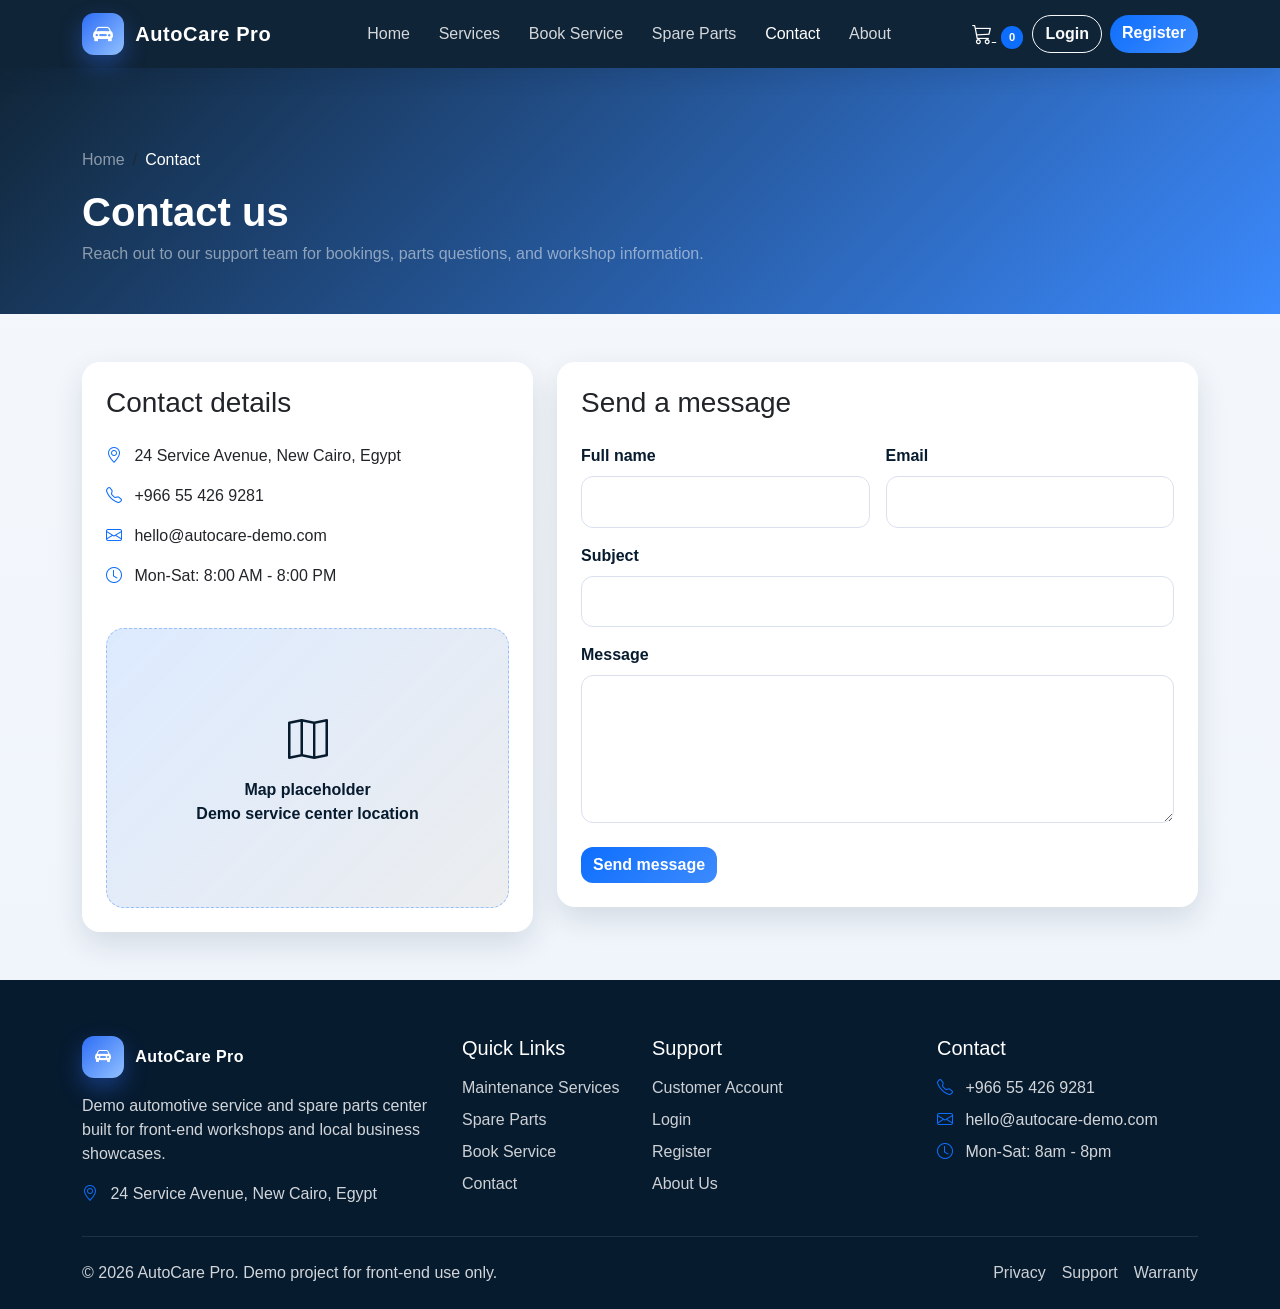
<file: contact.html>
<!DOCTYPE html>
<html lang="en">
<head>
  <meta charset="UTF-8" />
  <meta name="viewport" content="width=device-width, initial-scale=1.0" />
  <title>Contact Us | AutoCare Pro</title>
  <link href="https://cdn.jsdelivr.net/npm/bootstrap@5.3.3/dist/css/bootstrap.min.css" rel="stylesheet" />
  <link href="https://cdn.jsdelivr.net/npm/bootstrap-icons@1.11.3/font/bootstrap-icons.min.css" rel="stylesheet" />
  <link rel="stylesheet" href="css/style.css" />
  <link rel="stylesheet" href="css/responsive.css" />
</head>
<body>
  <div id="site-navbar"></div>
  <div class="toast-container position-fixed top-0 end-0 p-3" id="toastContainer"></div>

  <header class="page-header">
    <div class="container">
      <nav aria-label="breadcrumb">
        <ol class="breadcrumb text-white-50">
          <li class="breadcrumb-item"><a href="index.html" class="text-white-50">Home</a></li>
          <li class="breadcrumb-item active text-white" aria-current="page">Contact</li>
        </ol>
      </nav>
      <h1>Contact us</h1>
      <p class="mb-0 text-white-50">Reach out to our support team for bookings, parts questions, and workshop information.</p>
    </div>
  </header>

  <main class="py-5">
    <div class="container">
      <div class="row g-4">
        <div class="col-lg-5">
          <div class="card p-4 h-100">
            <h3 class="mb-4">Contact details</h3>
            <ul class="list-unstyled d-grid gap-3">
              <li><i class="bi bi-geo-alt me-2 text-primary"></i> 24 Service Avenue, New Cairo, Egypt</li>
              <li><i class="bi bi-telephone me-2 text-primary"></i> +966 55 426 9281</li>
              <li><i class="bi bi-envelope me-2 text-primary"></i> hello@autocare-demo.com</li>
              <li><i class="bi bi-clock me-2 text-primary"></i> Mon-Sat: 8:00 AM - 8:00 PM</li>
            </ul>
            <div class="map-placeholder mt-4">
              <div>
                <i class="bi bi-map fs-1 d-block mb-2"></i>
                <span>Map placeholder<br />Demo service center location</span>
              </div>
            </div>
          </div>
        </div>
        <div class="col-lg-7">
          <div class="card p-4">
            <h3 class="mb-4">Send a message</h3>
            <form id="contactForm" novalidate>
              <div class="row g-3">
                <div class="col-md-6">
                  <label class="form-label" for="contactName">Full name</label>
                  <input id="contactName" class="form-control" type="text" required />
                </div>
                <div class="col-md-6">
                  <label class="form-label" for="contactEmail">Email</label>
                  <input id="contactEmail" class="form-control" type="email" required />
                </div>
                <div class="col-12">
                  <label class="form-label" for="contactSubject">Subject</label>
                  <input id="contactSubject" class="form-control" type="text" required />
                </div>
                <div class="col-12">
                  <label class="form-label" for="contactMessage">Message</label>
                  <textarea id="contactMessage" class="form-control" rows="5" required></textarea>
                </div>
              </div>
              <button type="submit" class="btn btn-primary mt-4">Send message</button>
            </form>
          </div>
        </div>
      </div>
    </div>
  </main>

  <div id="site-footer"></div>

  <script src="https://cdn.jsdelivr.net/npm/bootstrap@5.3.3/dist/js/bootstrap.bundle.min.js"></script>
  <script src="js/common.js"></script>
  <script>
    document.addEventListener('DOMContentLoaded', function () {
      const form = document.getElementById('contactForm');
      form.addEventListener('submit', function (event) {
        event.preventDefault();
        const name = document.getElementById('contactName').value.trim();
        const email = document.getElementById('contactEmail').value.trim();
        const subject = document.getElementById('contactSubject').value.trim();
        const message = document.getElementById('contactMessage').value.trim();

        if (!name || !email || !subject || !message) {
          window.showNotification('Please fill in all contact fields.', 'error');
          return;
        }

        if (!/^[^\s@]+@[^\s@]+\.[^\s@]+$/.test(email)) {
          window.showNotification('Please enter a valid email address.', 'error');
          return;
        }

        window.showNotification('Your demo message has been received. Our team will respond soon.', 'success');
        form.reset();
      });
    });
  </script>
</body>
</html>
</file>
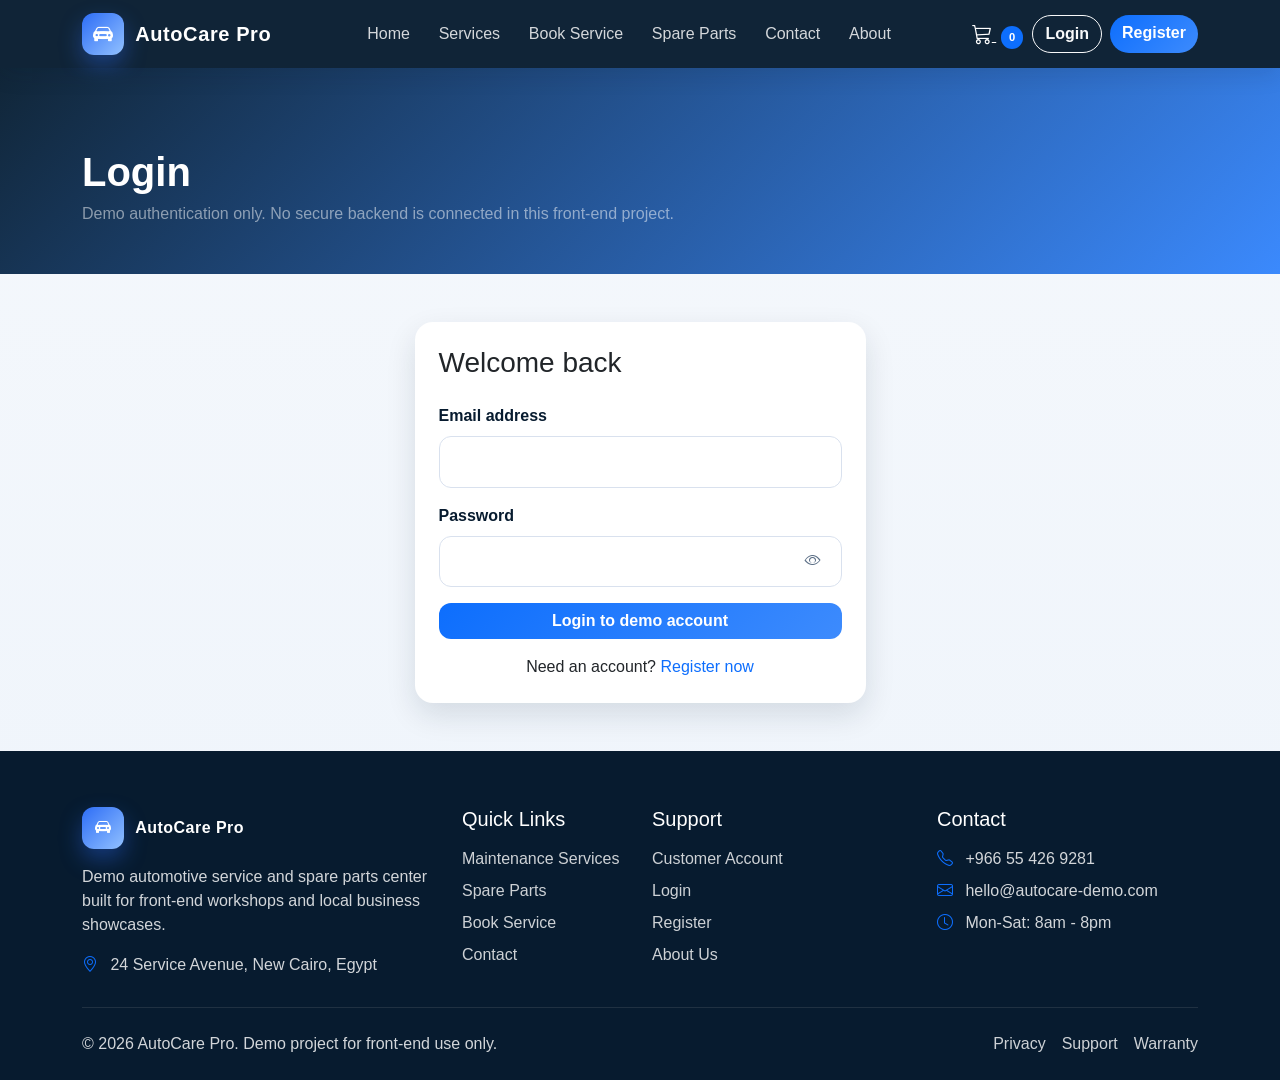
<file: login.html>
<!DOCTYPE html>
<html lang="en">
<head>
  <meta charset="UTF-8" />
  <meta name="viewport" content="width=device-width, initial-scale=1.0" />
  <title>Login | AutoCare Pro</title>
  <link href="https://cdn.jsdelivr.net/npm/bootstrap@5.3.3/dist/css/bootstrap.min.css" rel="stylesheet" />
  <link href="https://cdn.jsdelivr.net/npm/bootstrap-icons@1.11.3/font/bootstrap-icons.min.css" rel="stylesheet" />
  <link rel="stylesheet" href="css/style.css" />
  <link rel="stylesheet" href="css/responsive.css" />
</head>
<body>
  <div id="site-navbar"></div>
  <div class="toast-container position-fixed top-0 end-0 p-3" id="toastContainer"></div>

  <header class="page-header">
    <div class="container">
      <h1>Login</h1>
      <p class="mb-0 text-white-50">Demo authentication only. No secure backend is connected in this front-end project.</p>
    </div>
  </header>

  <main class="py-5">
    <div class="container">
      <div class="row justify-content-center">
        <div class="col-lg-5 col-md-7">
          <div class="card p-4">
            <h3 class="mb-4">Welcome back</h3>
            <form id="loginForm" novalidate>
              <div class="mb-3">
                <label class="form-label" for="loginEmail">Email address</label>
                <input id="loginEmail" class="form-control" type="email" required />
              </div>
              <div class="mb-3">
                <label class="form-label" for="loginPassword">Password</label>
                <div class="password-toggle">
                  <input id="loginPassword" class="form-control" type="password" required />
                  <button type="button" class="toggle-btn" data-password-toggle="loginPassword"><i class="bi bi-eye"></i></button>
                </div>
              </div>
              <button type="submit" class="btn btn-primary w-100 mb-3">Login to demo account</button>
              <p class="text-center mb-0">Need an account? <a href="register.html">Register now</a></p>
            </form>
          </div>
        </div>
      </div>
    </div>
  </main>

  <div id="site-footer"></div>

  <script src="https://cdn.jsdelivr.net/npm/bootstrap@5.3.3/dist/js/bootstrap.bundle.min.js"></script>
  <script src="js/auth-demo.js"></script>
  <script src="js/common.js"></script>
  <script>
    document.addEventListener('DOMContentLoaded', function () {
      const form = document.getElementById('loginForm');
      form.addEventListener('submit', function (event) {
        event.preventDefault();
        const email = document.getElementById('loginEmail').value.trim();
        const password = document.getElementById('loginPassword').value;
        const users = window.getStorage('omc_demo_users', []);
        const user = users.find((entry) => entry.email.toLowerCase() === email.toLowerCase());

        if (!email || !password) {
          window.showNotification('Email and password are required.', 'error');
          return;
        }

        if (!user) {
          window.showNotification('No matching demo account was found. Please register first.', 'error');
          return;
        }

        if (user.passwordHash && user.passwordHash !== 'demo-hash') {
          window.showNotification('This demo login uses a local-only session. Please use the sample account created in the registration flow.', 'warning');
        }

        const session = { name: user.name, email: user.email, phone: user.phone };
        window.setStorage('omc_demo_session', session);
        window.showNotification('Demo login successful.', 'success');
        setTimeout(() => {
          window.location.href = 'my-account.html';
        }, 800);
      });

      document.querySelectorAll('[data-password-toggle]').forEach((button) => {
        button.addEventListener('click', function () {
          const target = document.getElementById(button.getAttribute('data-password-toggle'));
          const isPassword = target.type === 'password';
          target.type = isPassword ? 'text' : 'password';
          button.innerHTML = isPassword ? '<i class="bi bi-eye-slash"></i>' : '<i class="bi bi-eye"></i>';
        });
      });
    });
  </script>
</body>
</html>
</file>
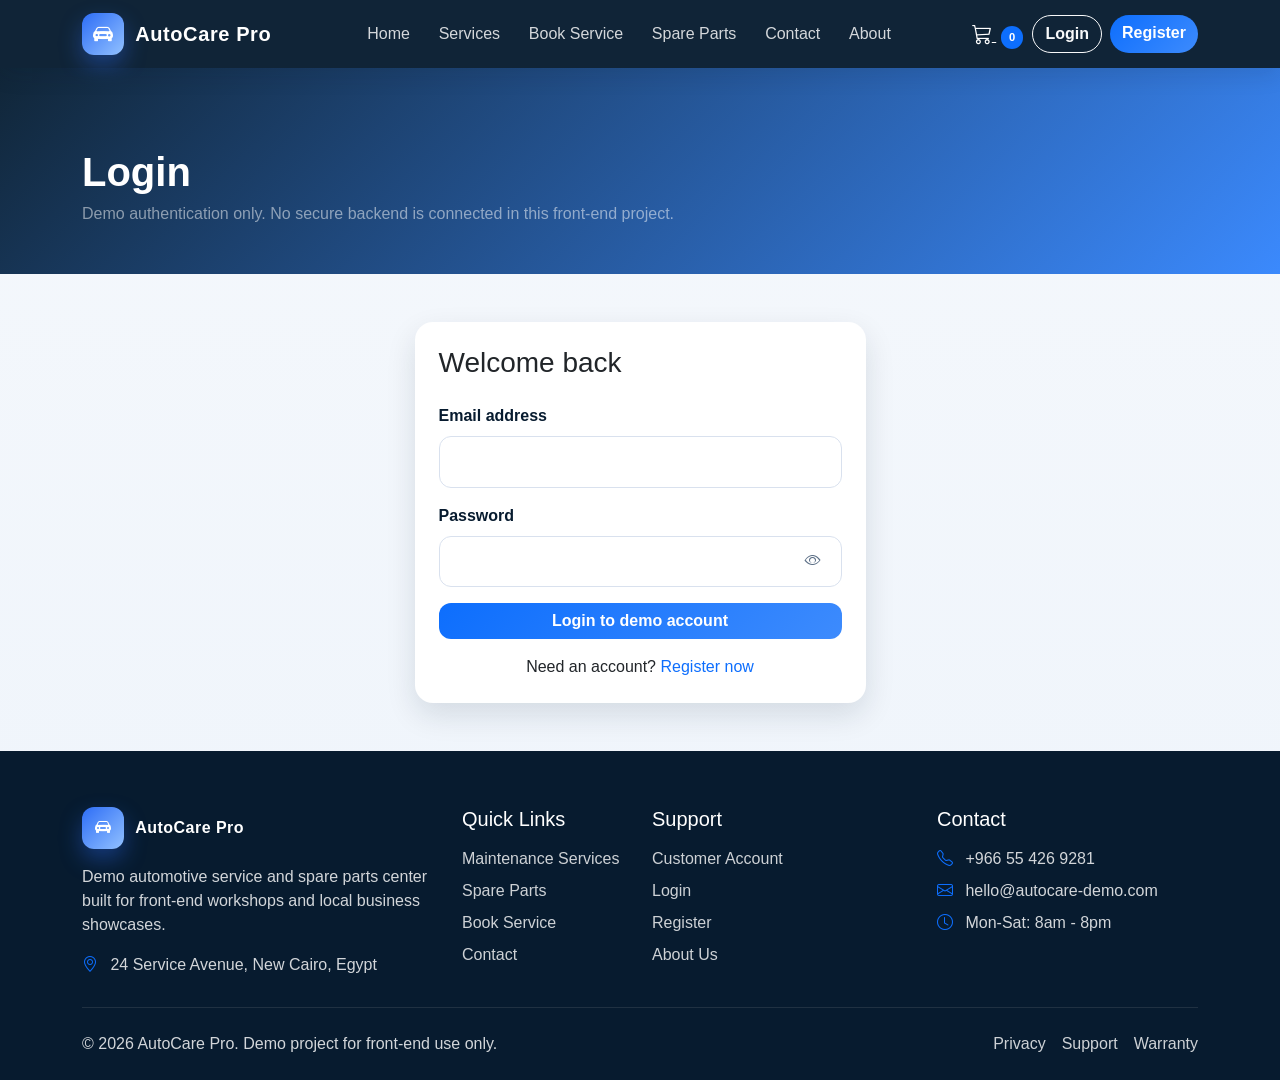
<file: my-account.html>
<!DOCTYPE html>
<html lang="en">
<head>
  <meta charset="UTF-8" />
  <meta name="viewport" content="width=device-width, initial-scale=1.0" />
  <title>My Account | AutoCare Pro</title>
  <link href="https://cdn.jsdelivr.net/npm/bootstrap@5.3.3/dist/css/bootstrap.min.css" rel="stylesheet" />
  <link href="https://cdn.jsdelivr.net/npm/bootstrap-icons@1.11.3/font/bootstrap-icons.min.css" rel="stylesheet" />
  <link rel="stylesheet" href="css/style.css" />
  <link rel="stylesheet" href="css/responsive.css" />
</head>
<body>
  <div id="site-navbar"></div>
  <div class="toast-container position-fixed top-0 end-0 p-3" id="toastContainer"></div>

  <header class="page-header">
    <div class="container">
      <h1>Customer dashboard</h1>
      <p class="mb-0 text-white-50">Track bookings, orders, and your profile from one place.</p>
    </div>
  </header>

  <main class="py-5">
    <div class="container">
      <div class="row g-4">
        <div class="col-lg-4">
          <div class="card p-4 mb-4">
            <h3 class="mb-3">Profile</h3>
            <div id="profileInfo"></div>
            <button id="editProfileBtn" class="btn btn-outline-primary mt-3" type="button">Edit profile</button>
          </div>
          <div class="card p-4">
            <h3 class="mb-3">Quick links</h3>
            <div class="d-grid gap-2">
              <a href="my-bookings.html" class="btn btn-outline-primary">My bookings</a>
              <a href="my-orders.html" class="btn btn-outline-primary">My orders</a>
              <button type="button" id="logoutDemoBtn" class="btn btn-outline-danger">Logout</button>
            </div>
          </div>
        </div>
        <div class="col-lg-8">
          <div class="card p-4 mb-4">
            <h3 class="mb-3">Upcoming maintenance bookings</h3>
            <div id="upcomingBookings"></div>
          </div>
          <div class="card p-4">
            <h3 class="mb-3">Recent order activity</h3>
            <div id="accountOrders"></div>
          </div>
        </div>
      </div>
    </div>
  </main>

  <div id="site-footer"></div>

  <script src="https://cdn.jsdelivr.net/npm/bootstrap@5.3.3/dist/js/bootstrap.bundle.min.js"></script>
  <script src="js/account.js"></script>
  <script src="js/common.js"></script>
  <script>
    function renderProfile() {
      const profileInfo = document.getElementById('profileInfo');
      const session = window.getDemoSession();
      if (!session) {
        profileInfo.innerHTML = `<p class="mb-0">Please log in to view your account details.</p>`;
        return;
      }

      profileInfo.innerHTML = `
        <div class="mb-3"><strong>Name:</strong> ${session.name}</div>
        <div class="mb-3"><strong>Email:</strong> ${session.email}</div>
        <div class="mb-3"><strong>Phone:</strong> ${session.phone}</div>
      `;
    }

    function renderUpcomingBookings() {
      const container = document.getElementById('upcomingBookings');
      const bookings = window.getStorage('omc_demo_bookings', []);
      if (!bookings.length) {
        container.innerHTML = `<div class="empty-state"><p class="mb-0">No upcoming bookings yet. <a href="book-service.html">Book a service</a></p></div>`;
        return;
      }

      const now = new Date();
      const upcoming = bookings.filter((booking) => new Date(booking.preferredDate) >= new Date(now.toDateString()));
      if (!upcoming.length) {
        container.innerHTML = `<div class="empty-state"><p class="mb-0">No upcoming bookings found.</p></div>`;
        return;
      }

      container.innerHTML = upcoming.slice(0, 3).map((booking) => `
        <div class="border rounded p-3 mb-3">
          <div class="d-flex justify-content-between align-items-center mb-2">
            <strong>${booking.reference}</strong>
            <span class="badge bg-success">${booking.status}</span>
          </div>
          <div class="text-muted">${booking.selectedService}</div>
          <div class="small text-muted">${booking.preferredDate} at ${booking.preferredTime}</div>
          <div class="small text-muted">${booking.preferredCenter}</div>
        </div>
      `).join('');
    }

    function renderAccountOrders() {
      const container = document.getElementById('accountOrders');
      const orders = window.getStorage('omc_demo_orders', []);
      if (!orders.length) {
        container.innerHTML = `<div class="empty-state"><p class="mb-0">No recent orders yet.</p></div>`;
        return;
      }

      container.innerHTML = orders.slice(0, 3).map((order) => `
        <div class="border rounded p-3 mb-3">
          <div class="d-flex justify-content-between align-items-center mb-2">
            <strong>${order.orderNumber}</strong>
            <span class="badge bg-primary">${order.status}</span>
          </div>
          <div class="small text-muted">${new Date(order.createdAt).toLocaleDateString()} · ${order.paymentMethod}</div>
          <div class="small text-muted">Total: ${window.formatCurrency(order.total)}</div>
        </div>
      `).join('');
    }

    document.addEventListener('DOMContentLoaded', function () {
      const session = window.getDemoSession();
      if (!session) {
        window.location.href = 'login.html';
        return;
      }

      renderProfile();
      renderUpcomingBookings();
      renderAccountOrders();

      document.getElementById('logoutDemoBtn').addEventListener('click', () => {
        window.localStorage.removeItem('omc_demo_session');
        window.location.href = 'index.html';
      });

      document.getElementById('editProfileBtn').addEventListener('click', () => {
        window.showNotification('Profile editing is a demo feature. Connect a backend to store real customer profile data.', 'warning');
      });
    });
  </script>
</body>
</html>
</file>
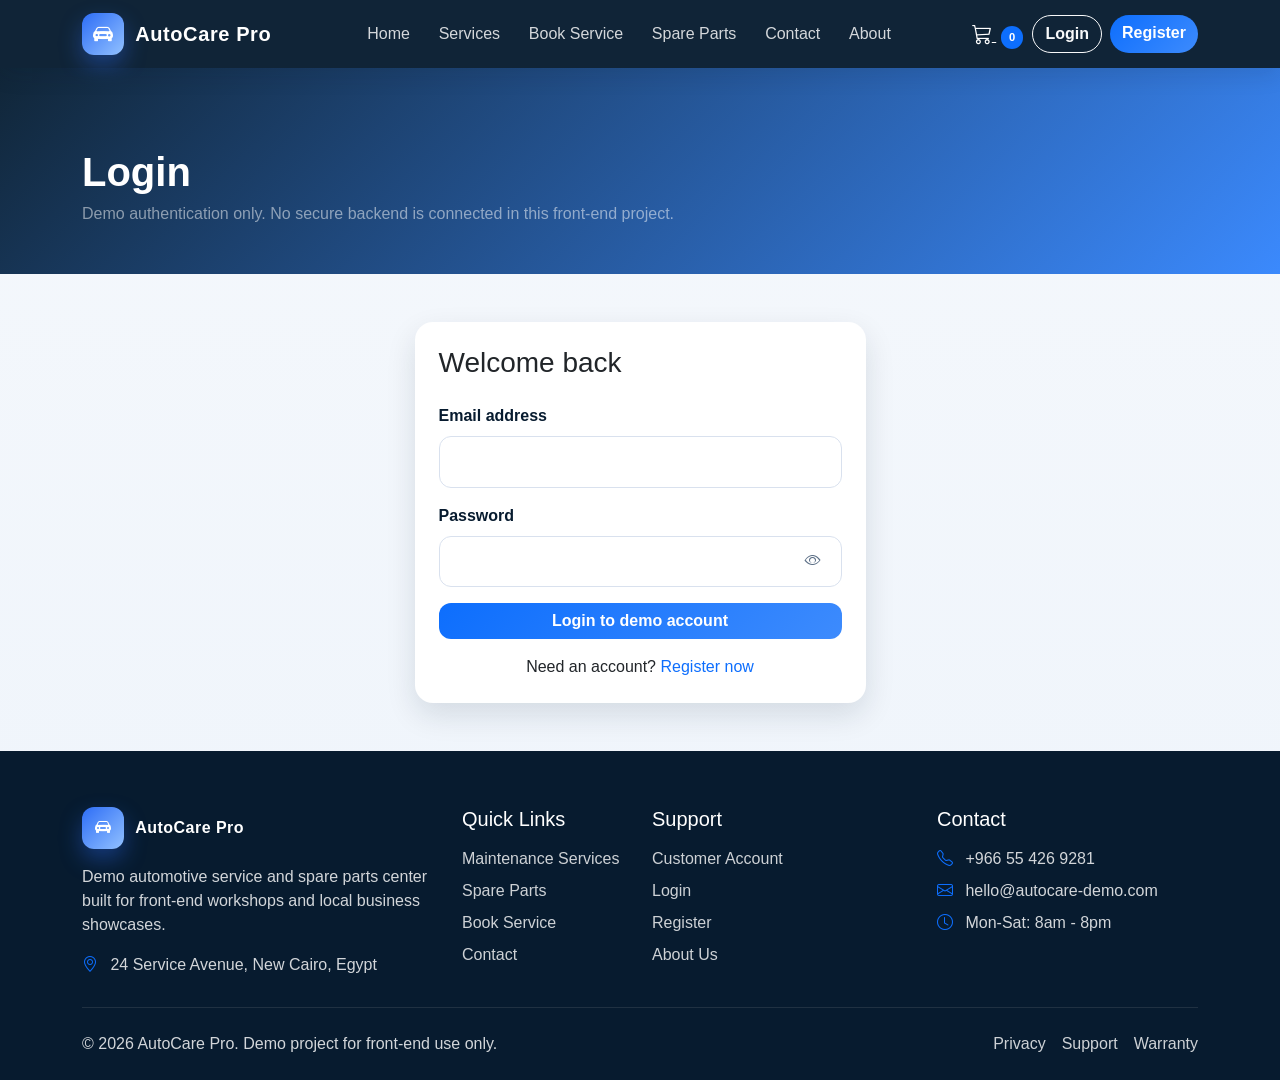
<file: my-bookings.html>
<!DOCTYPE html>
<html lang="en">
<head>
  <meta charset="UTF-8" />
  <meta name="viewport" content="width=device-width, initial-scale=1.0" />
  <title>My Bookings | AutoCare Pro</title>
  <link href="https://cdn.jsdelivr.net/npm/bootstrap@5.3.3/dist/css/bootstrap.min.css" rel="stylesheet" />
  <link href="https://cdn.jsdelivr.net/npm/bootstrap-icons@1.11.3/font/bootstrap-icons.min.css" rel="stylesheet" />
  <link rel="stylesheet" href="css/style.css" />
  <link rel="stylesheet" href="css/responsive.css" />
</head>
<body>
  <div id="site-navbar"></div>
  <div class="toast-container position-fixed top-0 end-0 p-3" id="toastContainer"></div>

  <header class="page-header">
    <div class="container">
      <h1>My bookings</h1>
      <p class="mb-0 text-white-50">Demo appointment tracker for your service history and upcoming visits.</p>
    </div>
  </header>

  <main class="py-5">
    <div class="container">
      <div class="card p-4">
        <div class="d-flex justify-content-between align-items-center mb-4 flex-wrap gap-2">
          <h3 class="mb-0">Demo bookings</h3>
          <a href="book-service.html" class="btn btn-primary">Book new service</a>
        </div>
        <div id="bookingsContainer"></div>
      </div>
    </div>
  </main>

  <div id="site-footer"></div>

  <script src="https://cdn.jsdelivr.net/npm/bootstrap@5.3.3/dist/js/bootstrap.bundle.min.js"></script>
  <script src="js/common.js"></script>
  <script>
    function renderBookings() {
      const container = document.getElementById('bookingsContainer');
      const bookings = window.getStorage('omc_demo_bookings', []);

      if (!bookings.length) {
        container.innerHTML = `<div class="empty-state"><p class="mb-0">No demo bookings have been created yet.</p></div>`;
        return;
      }

      container.innerHTML = bookings.map((booking) => `
        <div class="border rounded p-3 mb-3">
          <div class="d-flex justify-content-between align-items-center flex-wrap gap-2">
            <div>
              <h5 class="mb-1">${booking.reference}</h5>
              <div class="text-muted">${booking.selectedService}</div>
            </div>
            <div class="d-flex align-items-center gap-2">
              <span class="badge bg-primary">${booking.status}</span>
              <button type="button" class="btn btn-outline-danger btn-sm cancel-booking-btn" data-booking-id="${booking.id}">Cancel</button>
            </div>
          </div>
          <div class="row g-3 mt-2">
            <div class="col-md-6"><strong>Customer:</strong> ${booking.customerName}</div>
            <div class="col-md-6"><strong>Phone:</strong> ${booking.phoneNumber}</div>
            <div class="col-md-6"><strong>Vehicle:</strong> ${booking.vehicleModel}</div>
            <div class="col-md-6"><strong>Registration:</strong> ${booking.registrationNumber}</div>
            <div class="col-md-6"><strong>Date:</strong> ${booking.preferredDate}</div>
            <div class="col-md-6"><strong>Time:</strong> ${booking.preferredTime}</div>
            <div class="col-md-6"><strong>Center:</strong> ${booking.preferredCenter}</div>
            <div class="col-md-6"><strong>Notes:</strong> ${booking.additionalNotes || 'None'}</div>
          </div>
        </div>
      `).join('');

      document.querySelectorAll('.cancel-booking-btn').forEach((button) => {
        button.addEventListener('click', () => {
          const bookingId = button.getAttribute('data-booking-id');
          const updated = bookings.filter((booking) => booking.id !== bookingId);
          window.setStorage('omc_demo_bookings', updated);
          renderBookings();
          window.showNotification('Demo booking cancelled successfully.', 'success');
        });
      });
    }

    document.addEventListener('DOMContentLoaded', function () {
      const session = window.getDemoSession();
      if (!session) {
        window.location.href = 'login.html';
        return;
      }
      renderBookings();
    });
  </script>
</body>
</html>
</file>
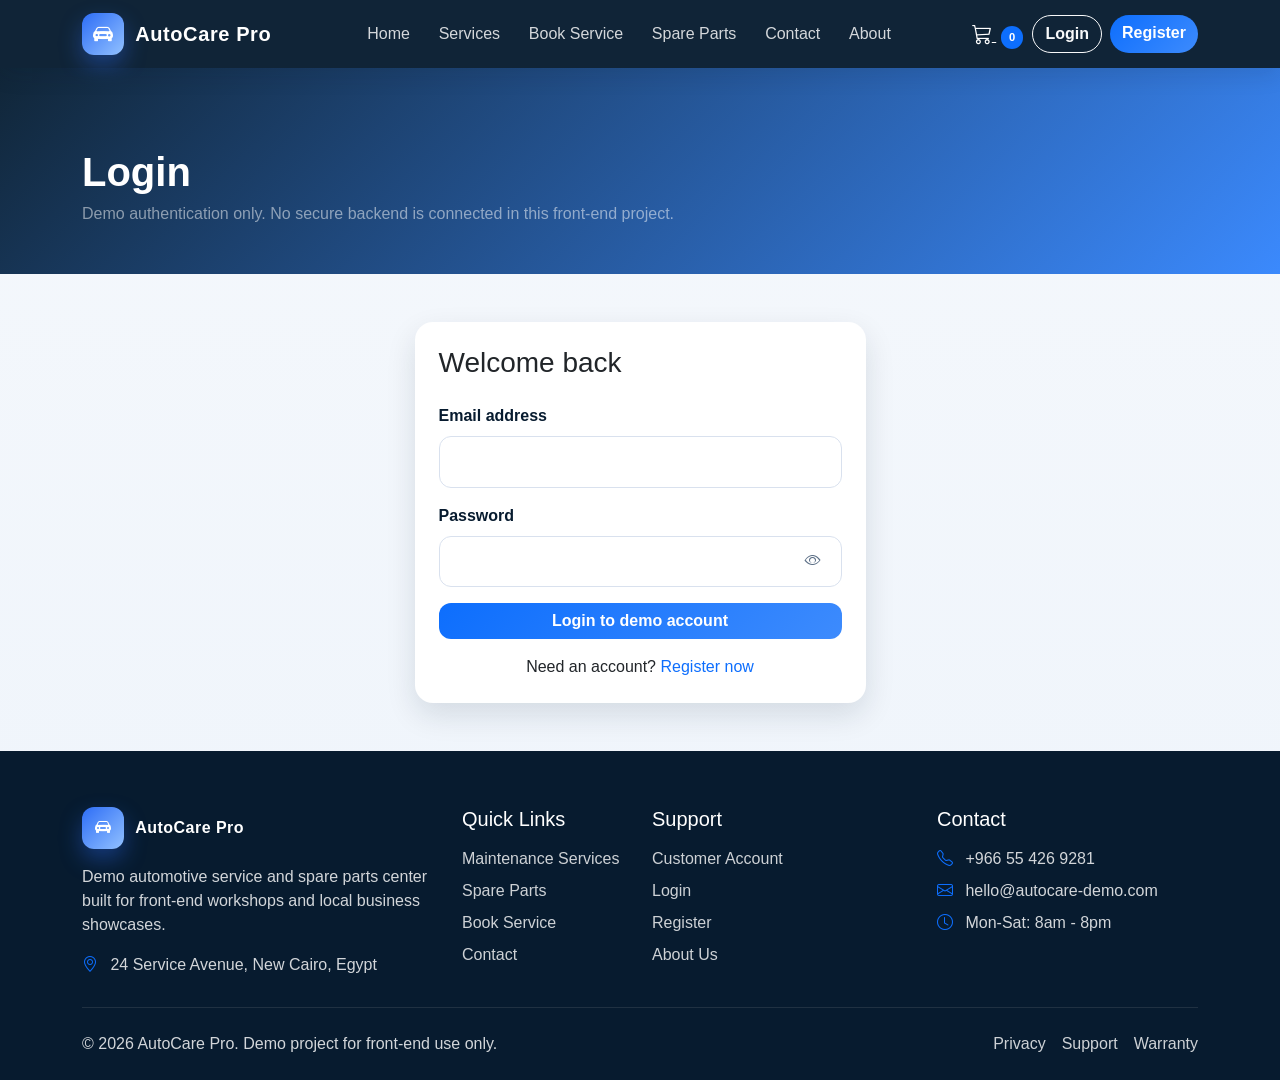
<file: my-orders.html>
<!DOCTYPE html>
<html lang="en">
<head>
  <meta charset="UTF-8" />
  <meta name="viewport" content="width=device-width, initial-scale=1.0" />
  <title>My Orders | AutoCare Pro</title>
  <link href="https://cdn.jsdelivr.net/npm/bootstrap@5.3.3/dist/css/bootstrap.min.css" rel="stylesheet" />
  <link href="https://cdn.jsdelivr.net/npm/bootstrap-icons@1.11.3/font/bootstrap-icons.min.css" rel="stylesheet" />
  <link rel="stylesheet" href="css/style.css" />
  <link rel="stylesheet" href="css/responsive.css" />
</head>
<body>
  <div id="site-navbar"></div>
  <div class="toast-container position-fixed top-0 end-0 p-3" id="toastContainer"></div>

  <header class="page-header">
    <div class="container">
      <h1>My orders</h1>
      <p class="mb-0 text-white-50">Order tracking and delivery status for your spare-parts purchases.</p>
    </div>
  </header>

  <main class="py-5">
    <div class="container">
      <div class="card p-4">
        <div class="d-flex justify-content-between align-items-center mb-4 flex-wrap gap-2">
          <h3 class="mb-0">Demo order history</h3>
          <a href="spare-parts.html" class="btn btn-primary">Shop more parts</a>
        </div>
        <div id="ordersContainer"></div>
      </div>
    </div>
  </main>

  <div id="site-footer"></div>

  <script src="https://cdn.jsdelivr.net/npm/bootstrap@5.3.3/dist/js/bootstrap.bundle.min.js"></script>
  <script src="js/products.js"></script>
  <script src="js/orders.js"></script>
  <script src="js/common.js"></script>
  <script>
    function renderOrders() {
      const container = document.getElementById('ordersContainer');
      const orders = window.getStorage('omc_demo_orders', []);

      if (!orders.length) {
        container.innerHTML = `<div class="empty-state"><p class="mb-0">No demo orders have been placed yet.</p></div>`;
        return;
      }

      container.innerHTML = orders.map((order) => `
        <div class="border rounded p-3 mb-3">
          <div class="d-flex justify-content-between align-items-center flex-wrap gap-2 mb-2">
            <div>
              <h5 class="mb-1">${order.orderNumber}</h5>
              <div class="text-muted">Placed on ${new Date(order.createdAt).toLocaleDateString()}</div>
            </div>
            <span class="badge bg-success">${order.status}</span>
          </div>
          <div class="row g-3">
            <div class="col-md-6"><strong>Payment:</strong> ${order.paymentMethod}</div>
            <div class="col-md-6"><strong>Delivery:</strong> ${order.deliveryMethod}</div>
            <div class="col-md-6"><strong>Address:</strong> ${order.deliveryAddress}</div>
            <div class="col-md-6"><strong>Total:</strong> ${window.formatCurrency(order.total)}</div>
          </div>
        </div>
      `).join('');
    }

    document.addEventListener('DOMContentLoaded', function () {
      const session = window.getDemoSession();
      if (!session) {
        window.location.href = 'login.html';
        return;
      }
      renderOrders();
    });
  </script>
</body>
</html>
</file>
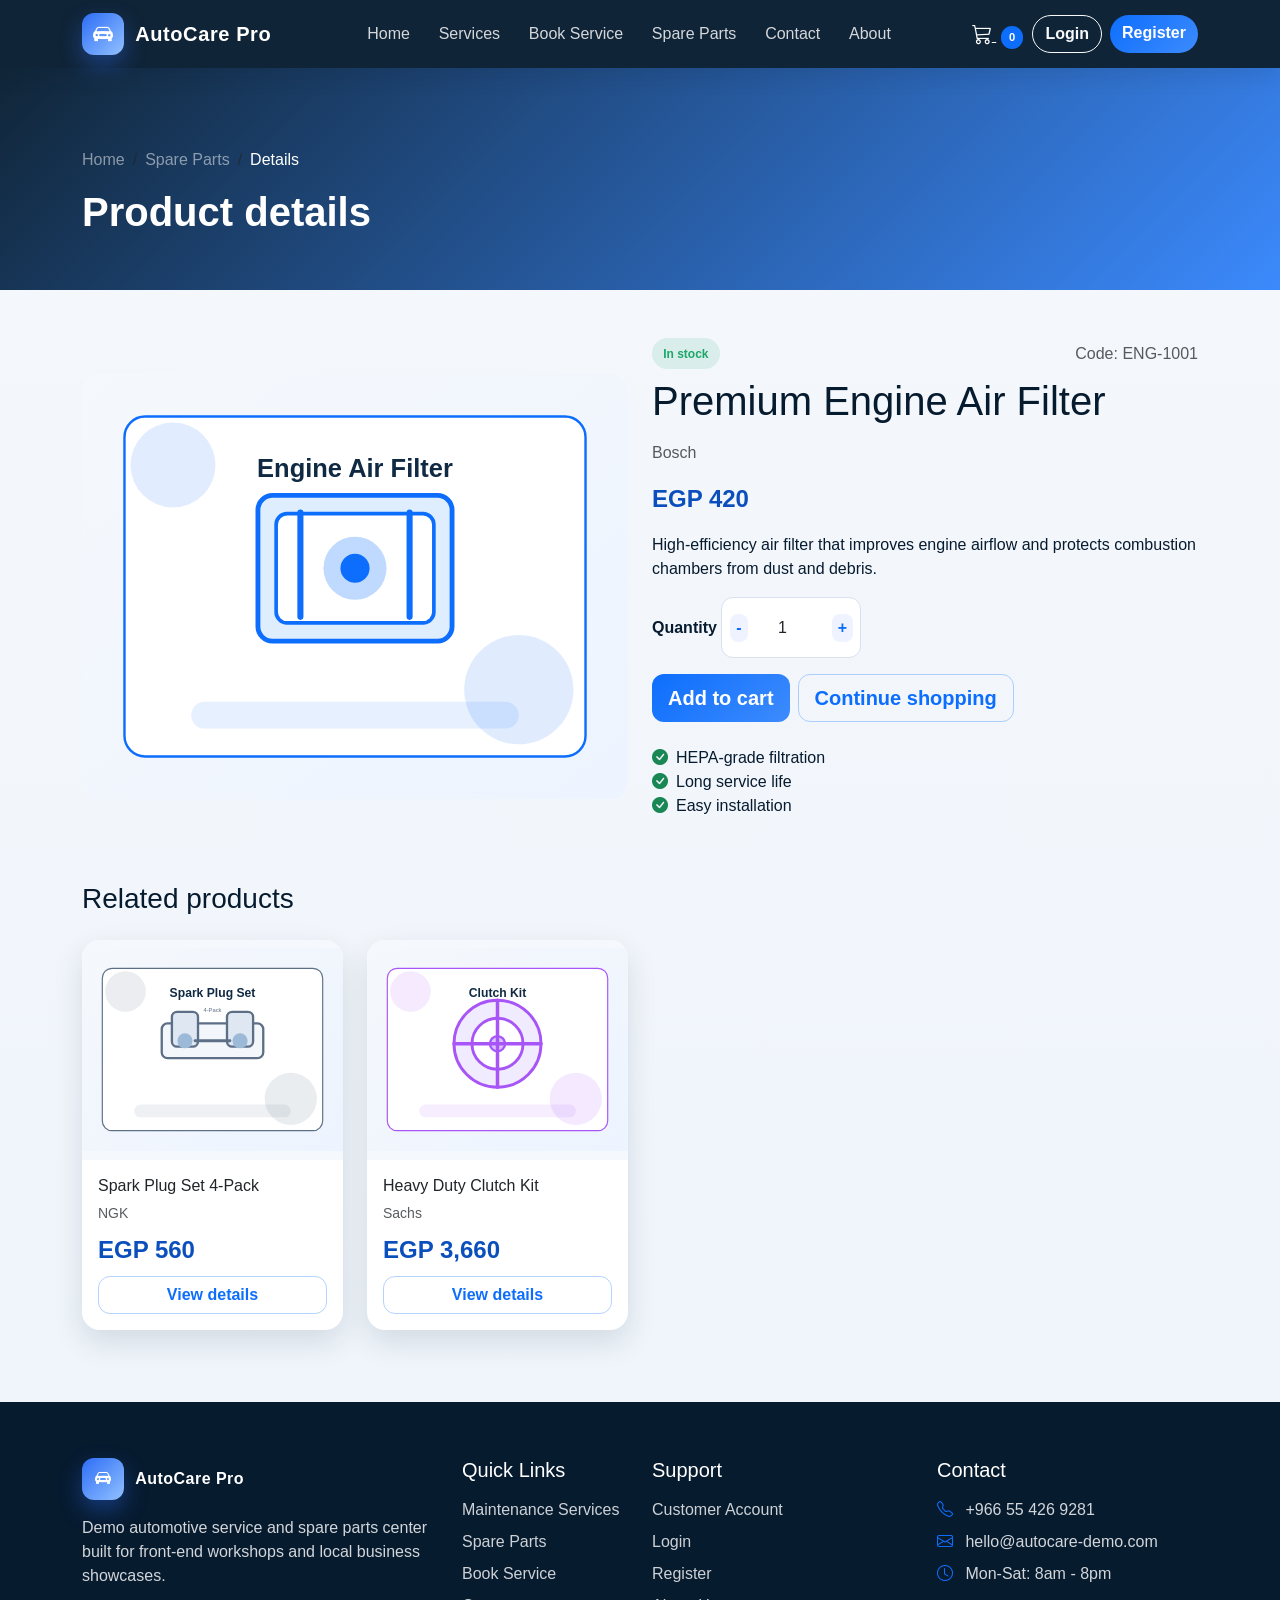
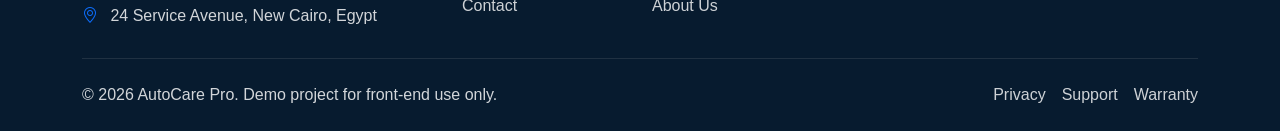
<file: product-details.html>
<!DOCTYPE html>
<html lang="en">
<head>
  <meta charset="UTF-8" />
  <meta name="viewport" content="width=device-width, initial-scale=1.0" />
  <title>Product Details | AutoCare Pro</title>
  <link href="https://cdn.jsdelivr.net/npm/bootstrap@5.3.3/dist/css/bootstrap.min.css" rel="stylesheet" />
  <link href="https://cdn.jsdelivr.net/npm/bootstrap-icons@1.11.3/font/bootstrap-icons.min.css" rel="stylesheet" />
  <link rel="stylesheet" href="css/style.css" />
  <link rel="stylesheet" href="css/responsive.css" />
</head>
<body>
  <div id="site-navbar"></div>
  <div class="toast-container position-fixed top-0 end-0 p-3" id="toastContainer"></div>

  <header class="page-header">
    <div class="container">
      <nav aria-label="breadcrumb">
        <ol class="breadcrumb text-white-50">
          <li class="breadcrumb-item"><a href="index.html" class="text-white-50">Home</a></li>
          <li class="breadcrumb-item"><a href="spare-parts.html" class="text-white-50">Spare Parts</a></li>
          <li class="breadcrumb-item active text-white" aria-current="page">Details</li>
        </ol>
      </nav>
      <h1>Product details</h1>
    </div>
  </header>

  <main class="py-5">
    <div class="container">
      <div id="productDetailContainer"></div>

      <div class="mt-5">
        <h3 class="mb-4">Related products</h3>
        <div class="row g-4" id="relatedProductsContainer"></div>
      </div>
    </div>
  </main>

  <div id="site-footer"></div>

  <script src="https://cdn.jsdelivr.net/npm/bootstrap@5.3.3/dist/js/bootstrap.bundle.min.js"></script>
  <script src="js/products.js"></script>
  <script src="js/cart.js"></script>
  <script src="js/common.js"></script>
  <script>
    document.addEventListener('DOMContentLoaded', function () {
      const params = new URLSearchParams(window.location.search);
      const productId = params.get('id');
      window.renderProductDetail(productId || window.productCatalog[0].id);
    });
  </script>
</body>
</html>
</file>
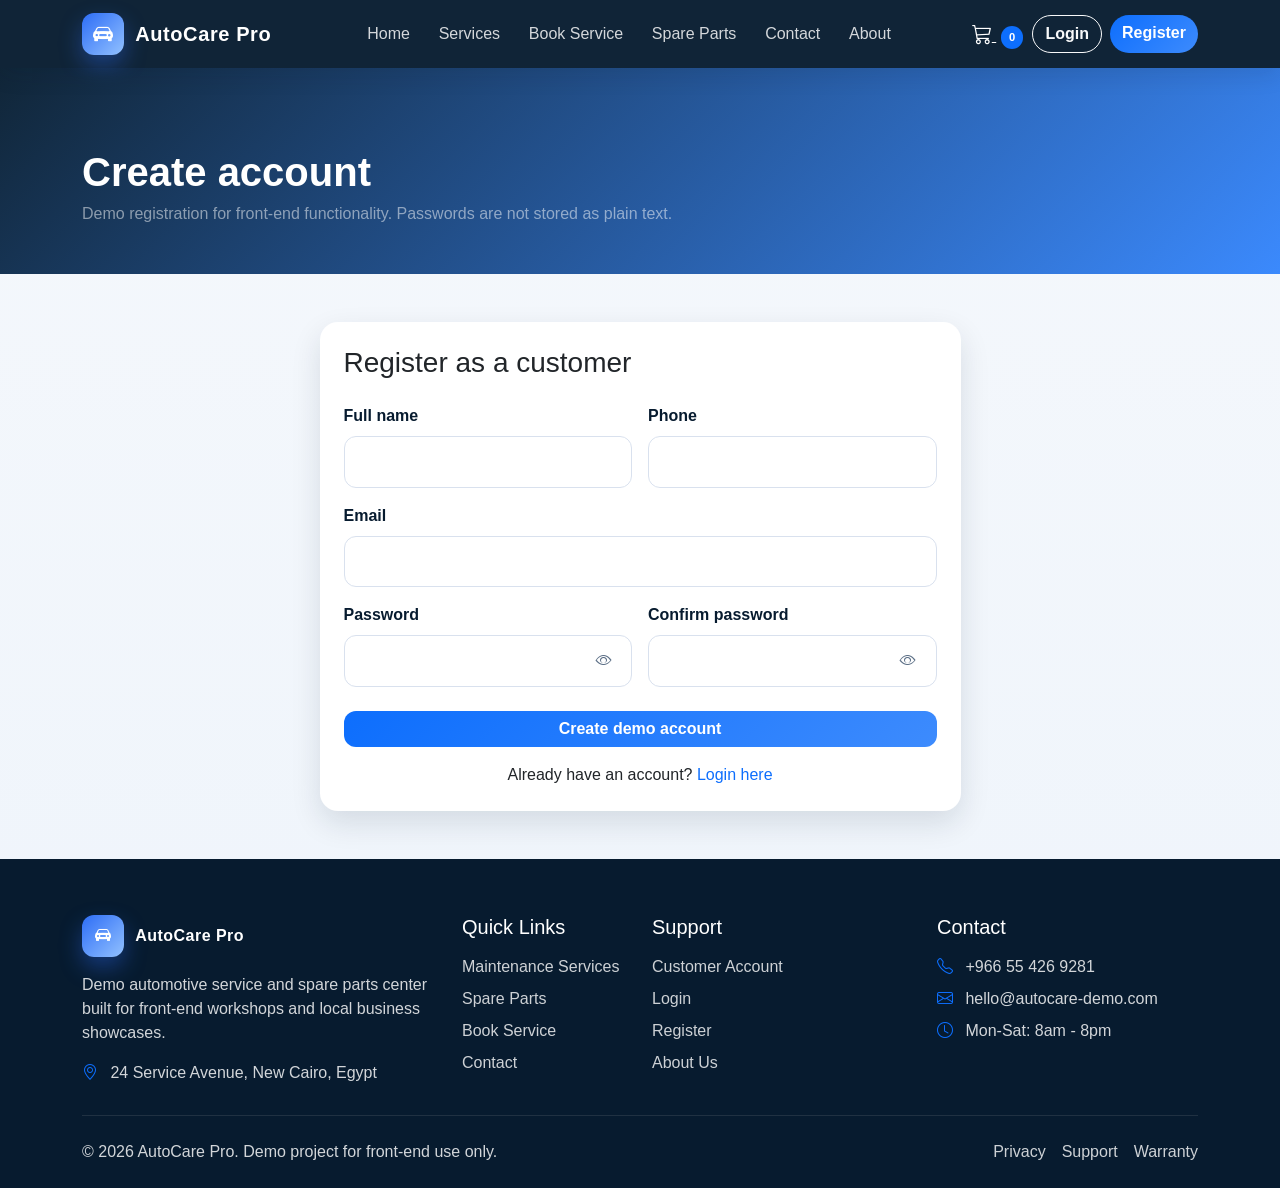
<file: register.html>
<!DOCTYPE html>
<html lang="en">
<head>
  <meta charset="UTF-8" />
  <meta name="viewport" content="width=device-width, initial-scale=1.0" />
  <title>Register | AutoCare Pro</title>
  <link href="https://cdn.jsdelivr.net/npm/bootstrap@5.3.3/dist/css/bootstrap.min.css" rel="stylesheet" />
  <link href="https://cdn.jsdelivr.net/npm/bootstrap-icons@1.11.3/font/bootstrap-icons.min.css" rel="stylesheet" />
  <link rel="stylesheet" href="css/style.css" />
  <link rel="stylesheet" href="css/responsive.css" />
</head>
<body>
  <div id="site-navbar"></div>
  <div class="toast-container position-fixed top-0 end-0 p-3" id="toastContainer"></div>

  <header class="page-header">
    <div class="container">
      <h1>Create account</h1>
      <p class="mb-0 text-white-50">Demo registration for front-end functionality. Passwords are not stored as plain text.</p>
    </div>
  </header>

  <main class="py-5">
    <div class="container">
      <div class="row justify-content-center">
        <div class="col-lg-7 col-md-9">
          <div class="card p-4">
            <h3 class="mb-4">Register as a customer</h3>
            <form id="registerForm" novalidate>
              <div class="row g-3">
                <div class="col-md-6">
                  <label class="form-label" for="registerName">Full name</label>
                  <input id="registerName" class="form-control" type="text" required />
                </div>
                <div class="col-md-6">
                  <label class="form-label" for="registerPhone">Phone</label>
                  <input id="registerPhone" class="form-control" type="tel" required />
                </div>
                <div class="col-12">
                  <label class="form-label" for="registerEmail">Email</label>
                  <input id="registerEmail" class="form-control" type="email" required />
                </div>
                <div class="col-md-6">
                  <label class="form-label" for="registerPassword">Password</label>
                  <div class="password-toggle">
                    <input id="registerPassword" class="form-control" type="password" required />
                    <button type="button" class="toggle-btn" data-password-toggle="registerPassword"><i class="bi bi-eye"></i></button>
                  </div>
                </div>
                <div class="col-md-6">
                  <label class="form-label" for="confirmPassword">Confirm password</label>
                  <div class="password-toggle">
                    <input id="confirmPassword" class="form-control" type="password" required />
                    <button type="button" class="toggle-btn" data-password-toggle="confirmPassword"><i class="bi bi-eye"></i></button>
                  </div>
                </div>
              </div>
              <button type="submit" class="btn btn-primary w-100 mt-4">Create demo account</button>
              <p class="text-center mt-3 mb-0">Already have an account? <a href="login.html">Login here</a></p>
            </form>
          </div>
        </div>
      </div>
    </div>
  </main>

  <div id="site-footer"></div>

  <script src="https://cdn.jsdelivr.net/npm/bootstrap@5.3.3/dist/js/bootstrap.bundle.min.js"></script>
  <script src="js/auth-demo.js"></script>
  <script src="js/common.js"></script>
  <script>
    document.addEventListener('DOMContentLoaded', function () {
      const form = document.getElementById('registerForm');
      form.addEventListener('submit', function (event) {
        event.preventDefault();

        const name = document.getElementById('registerName').value.trim();
        const phone = document.getElementById('registerPhone').value.trim();
        const email = document.getElementById('registerEmail').value.trim();
        const password = document.getElementById('registerPassword').value;
        const confirmPassword = document.getElementById('confirmPassword').value;
        const users = window.getStorage('omc_demo_users', []);

        if (!name || !phone || !email || !password || !confirmPassword) {
          window.showNotification('Please fill in all required fields.', 'error');
          return;
        }

        if (!/^[^\s@]+@[^\s@]+\.[^\s@]+$/.test(email)) {
          window.showNotification('Please enter a valid email address.', 'error');
          return;
        }

        if (password.length < 6) {
          window.showNotification('Password must be at least 6 characters long.', 'error');
          return;
        }

        if (password !== confirmPassword) {
          window.showNotification('Passwords do not match.', 'error');
          return;
        }

        if (users.some((user) => user.email.toLowerCase() === email.toLowerCase())) {
          window.showNotification('An account with this email already exists.', 'error');
          return;
        }

        const hashedPassword = 'demo-hash';
        users.push({ name, phone, email, passwordHash: hashedPassword });
        window.setStorage('omc_demo_users', users);

        const session = { name, email, phone };
        window.setStorage('omc_demo_session', session);
        window.showNotification('Demo registration successful.', 'success');
        setTimeout(() => {
          window.location.href = 'my-account.html';
        }, 1000);
      });

      document.querySelectorAll('[data-password-toggle]').forEach((button) => {
        button.addEventListener('click', function () {
          const target = document.getElementById(button.getAttribute('data-password-toggle'));
          const isPassword = target.type === 'password';
          target.type = isPassword ? 'text' : 'password';
          button.innerHTML = isPassword ? '<i class="bi bi-eye-slash"></i>' : '<i class="bi bi-eye"></i>';
        });
      });
    });
  </script>
</body>
</html>
</file>
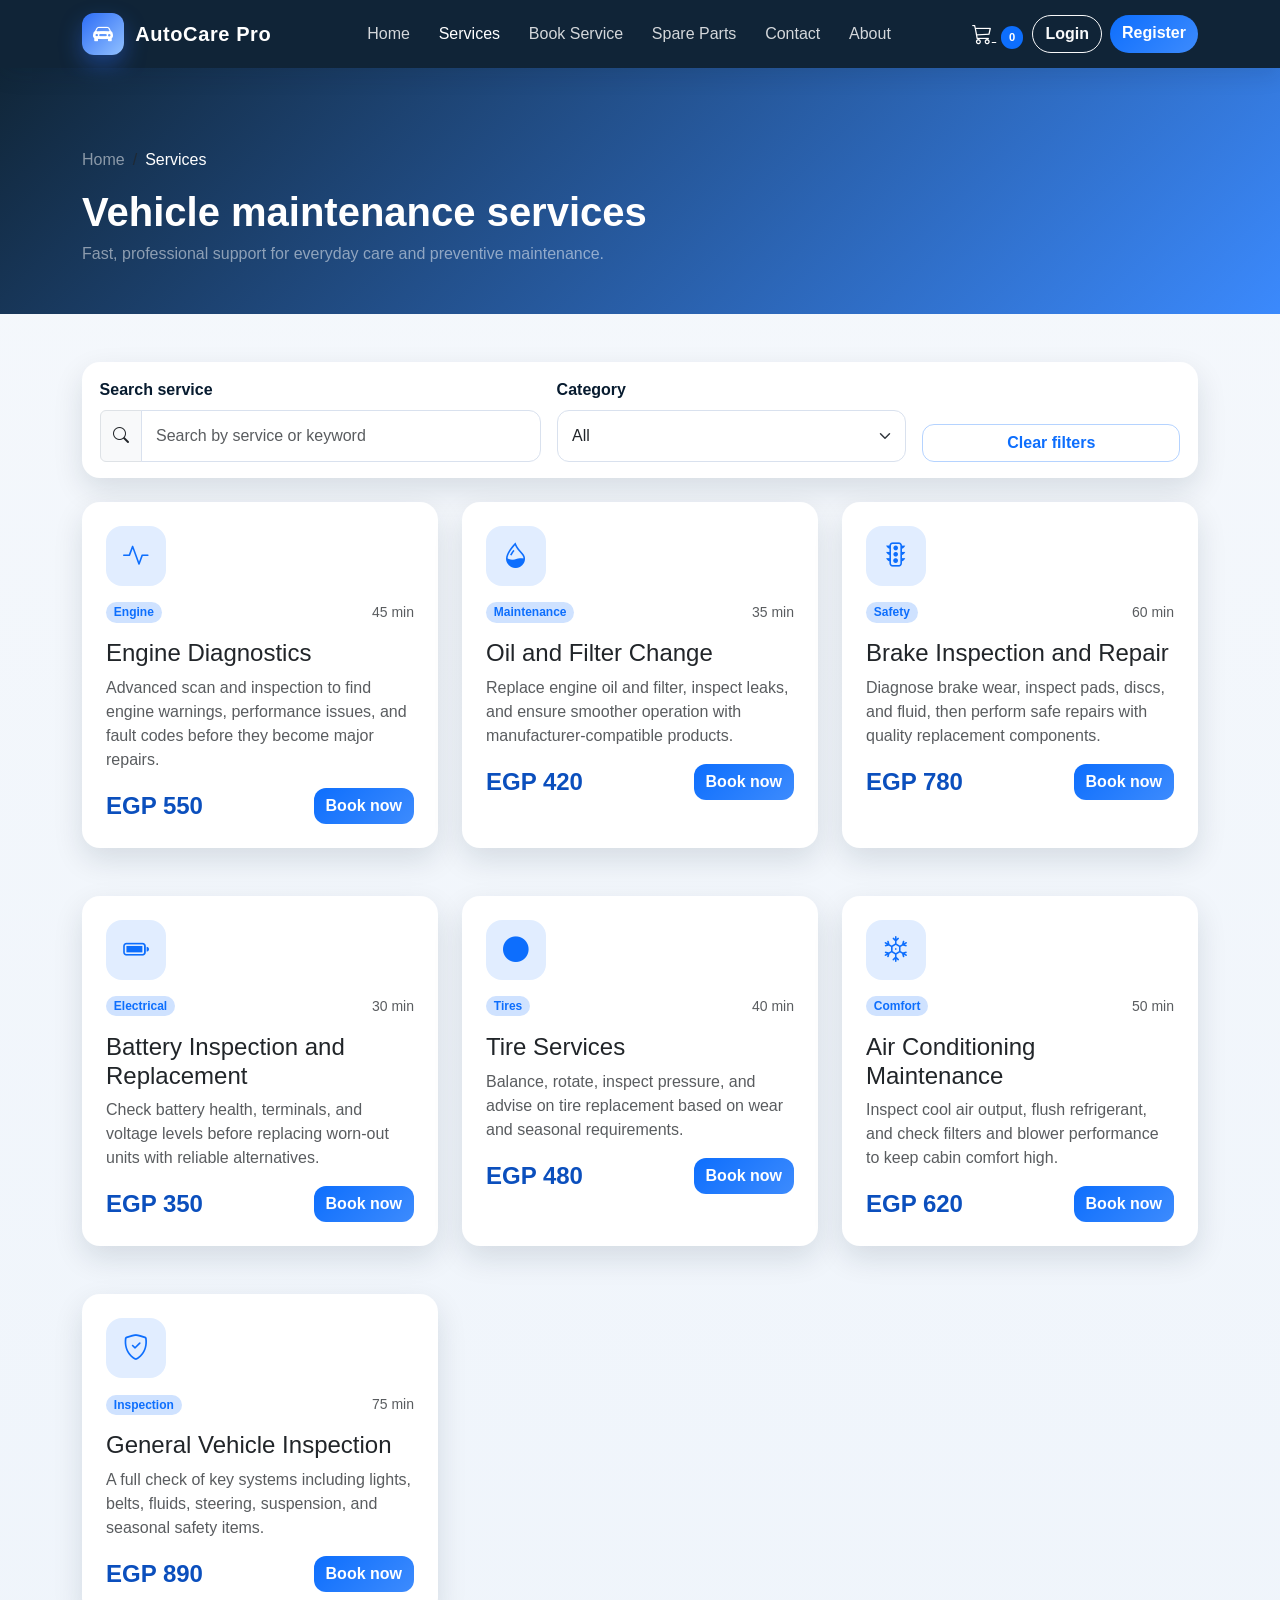
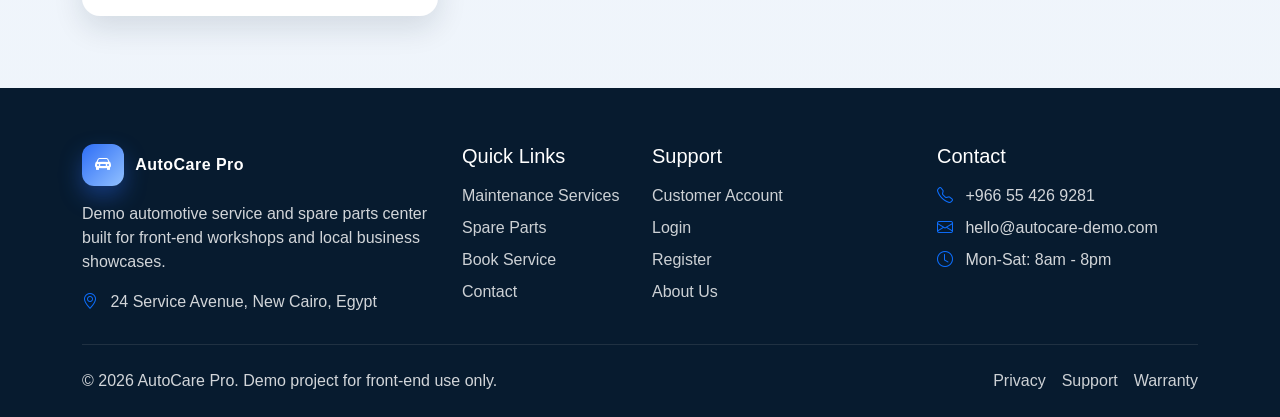
<file: services.html>
<!DOCTYPE html>
<html lang="en">
<head>
  <meta charset="UTF-8" />
  <meta name="viewport" content="width=device-width, initial-scale=1.0" />
  <title>Maintenance Services | AutoCare Pro</title>
  <link href="https://cdn.jsdelivr.net/npm/bootstrap@5.3.3/dist/css/bootstrap.min.css" rel="stylesheet" />
  <link href="https://cdn.jsdelivr.net/npm/bootstrap-icons@1.11.3/font/bootstrap-icons.min.css" rel="stylesheet" />
  <link rel="stylesheet" href="css/style.css" />
  <link rel="stylesheet" href="css/responsive.css" />
</head>
<body>
  <div id="site-navbar"></div>
  <div class="toast-container position-fixed top-0 end-0 p-3" id="toastContainer"></div>

  <header class="page-header">
    <div class="container">
      <nav aria-label="breadcrumb">
        <ol class="breadcrumb text-white-50">
          <li class="breadcrumb-item"><a href="index.html" class="text-white-50">Home</a></li>
          <li class="breadcrumb-item active text-white" aria-current="page">Services</li>
        </ol>
      </nav>
      <h1>Vehicle maintenance services</h1>
      <p class="mb-0 text-white-50">Fast, professional support for everyday care and preventive maintenance.</p>
    </div>
  </header>

  <main class="py-5">
    <div class="container">
      <div class="filter-bar mb-4">
        <div class="row g-3 align-items-end">
          <div class="col-lg-5 col-md-6">
            <label for="serviceSearch" class="form-label">Search service</label>
            <div class="input-group">
              <span class="input-group-text"><i class="bi bi-search"></i></span>
              <input id="serviceSearch" type="search" class="form-control" placeholder="Search by service or keyword" />
            </div>
          </div>
          <div class="col-lg-4 col-md-6">
            <label for="serviceCategory" class="form-label">Category</label>
            <select id="serviceCategory" class="form-select"></select>
          </div>
          <div class="col-lg-3 col-md-12">
            <button id="clearServiceFilters" class="btn btn-outline-primary w-100" type="button">Clear filters</button>
          </div>
        </div>
      </div>

      <div class="row g-4" id="serviceCatalogContainer"></div>
    </div>
  </main>

  <div id="site-footer"></div>

  <script src="https://cdn.jsdelivr.net/npm/bootstrap@5.3.3/dist/js/bootstrap.bundle.min.js"></script>
  <script src="js/products.js"></script>
  <script src="js/services.js"></script>
  <script src="js/common.js"></script>
  <script>
    document.addEventListener('DOMContentLoaded', function () {
      const categorySelect = document.getElementById('serviceCategory');
      const searchInput = document.getElementById('serviceSearch');
      const clearBtn = document.getElementById('clearServiceFilters');

      const categories = window.getServiceCategories();
      categorySelect.innerHTML = categories.map((category) => `<option value="${category}">${category}</option>`).join('');

      function applyFilters() {
        const category = categorySelect.value;
        const query = searchInput.value;
        window.renderFilteredServices(query, category, 'serviceCatalogContainer');
      }

      searchInput.addEventListener('input', applyFilters);
      categorySelect.addEventListener('change', applyFilters);
      clearBtn.addEventListener('click', () => {
        searchInput.value = '';
        categorySelect.value = 'All';
        applyFilters();
      });

      applyFilters();
    });
  </script>
</body>
</html>
</file>
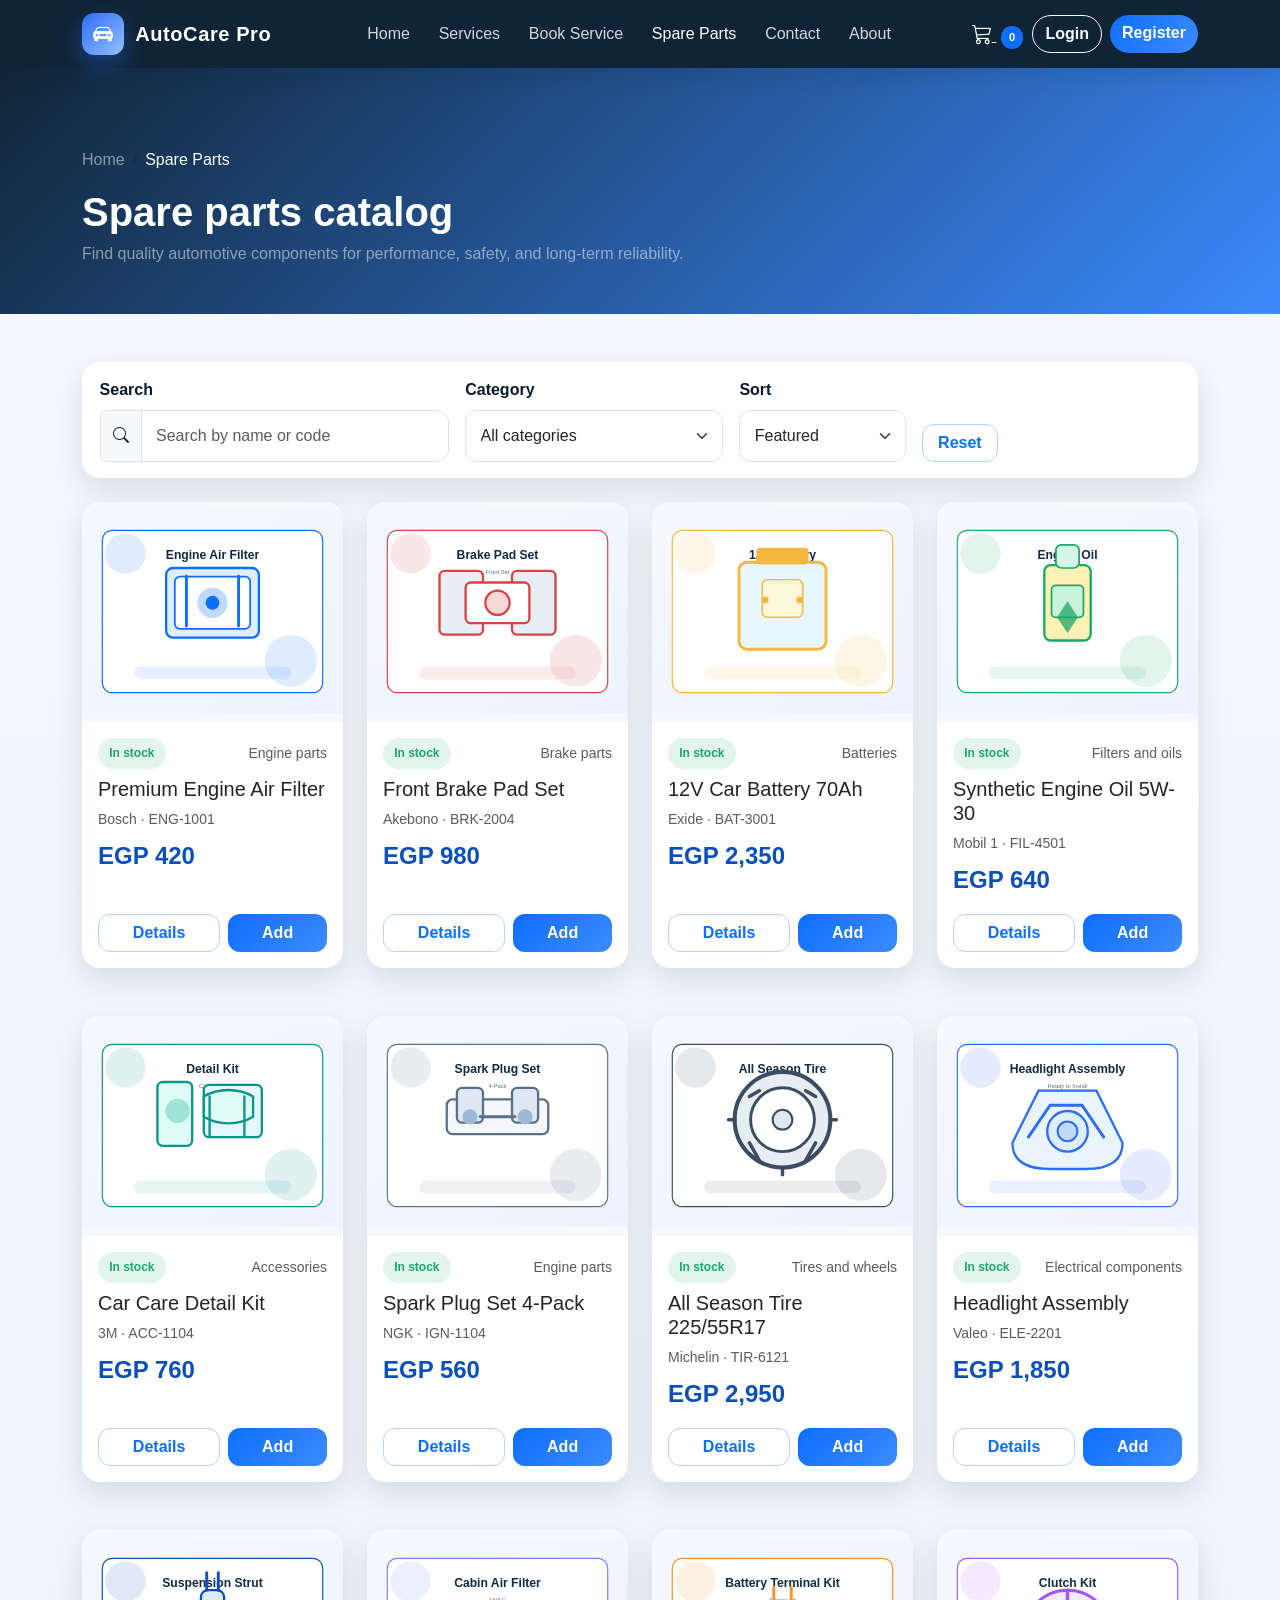
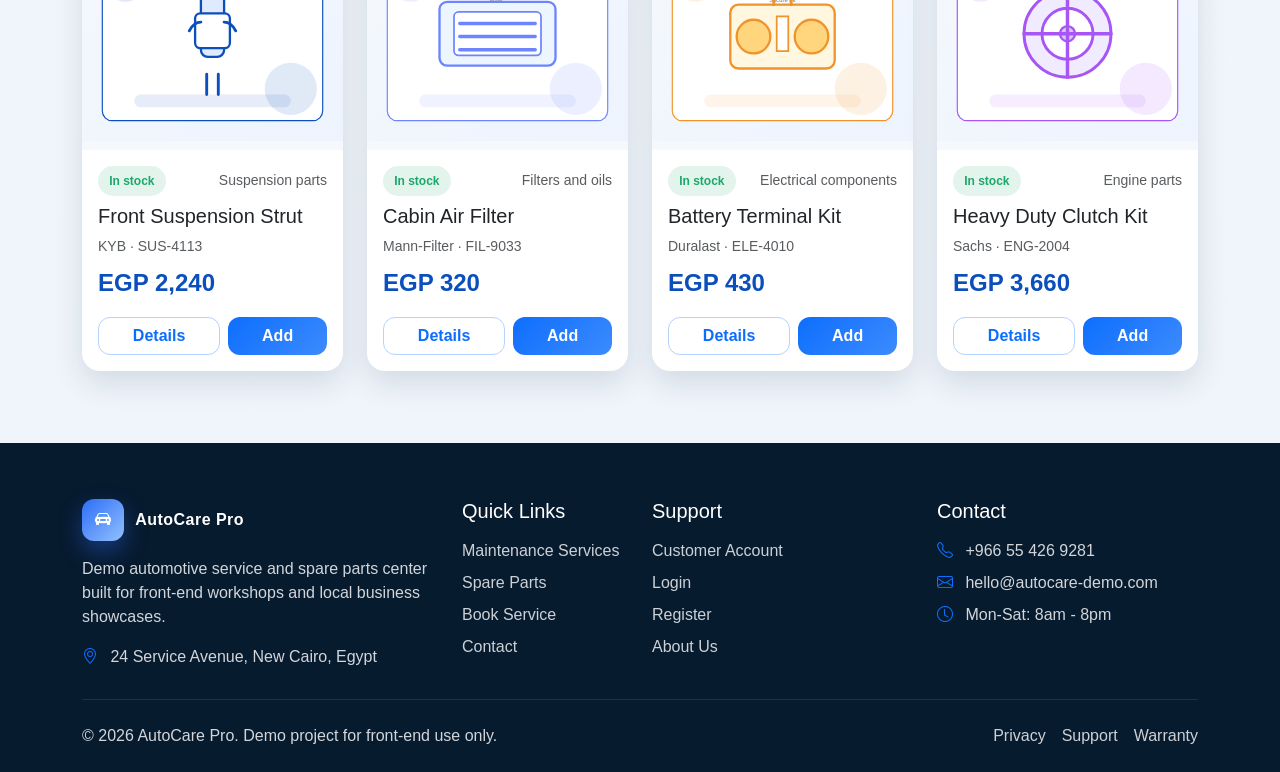
<file: spare-parts.html>
<!DOCTYPE html>
<html lang="en">
<head>
  <meta charset="UTF-8" />
  <meta name="viewport" content="width=device-width, initial-scale=1.0" />
  <title>Spare Parts Catalog | AutoCare Pro</title>
  <link href="https://cdn.jsdelivr.net/npm/bootstrap@5.3.3/dist/css/bootstrap.min.css" rel="stylesheet" />
  <link href="https://cdn.jsdelivr.net/npm/bootstrap-icons@1.11.3/font/bootstrap-icons.min.css" rel="stylesheet" />
  <link rel="stylesheet" href="css/style.css" />
  <link rel="stylesheet" href="css/responsive.css" />
</head>
<body>
  <div id="site-navbar"></div>
  <div class="toast-container position-fixed top-0 end-0 p-3" id="toastContainer"></div>

  <header class="page-header">
    <div class="container">
      <nav aria-label="breadcrumb">
        <ol class="breadcrumb text-white-50">
          <li class="breadcrumb-item"><a href="index.html" class="text-white-50">Home</a></li>
          <li class="breadcrumb-item active text-white" aria-current="page">Spare Parts</li>
        </ol>
      </nav>
      <h1>Spare parts catalog</h1>
      <p class="mb-0 text-white-50">Find quality automotive components for performance, safety, and long-term reliability.</p>
    </div>
  </header>

  <main class="py-5">
    <div class="container">
      <div class="filter-bar mb-4">
        <div class="row g-3 align-items-end">
          <div class="col-lg-4 col-md-6">
            <label for="productSearch" class="form-label">Search</label>
            <div class="input-group">
              <span class="input-group-text"><i class="bi bi-search"></i></span>
              <input id="productSearch" class="form-control" type="search" placeholder="Search by name or code" />
            </div>
          </div>
          <div class="col-lg-3 col-md-6">
            <label for="productCategory" class="form-label">Category</label>
            <select id="productCategory" class="form-select"></select>
          </div>
          <div class="col-lg-2 col-md-6">
            <label for="sortProducts" class="form-label">Sort</label>
            <select id="sortProducts" class="form-select">
              <option value="featured">Featured</option>
              <option value="price-low-high">Price: Low to High</option>
              <option value="price-high-low">Price: High to Low</option>
            </select>
          </div>
          <div class="col-lg-1 col-md-12">
            <button id="clearProductFilters" class="btn btn-outline-primary w-100" type="button">Reset</button>
          </div>
        </div>
      </div>

      <div class="row g-4" id="productGrid"></div>
    </div>
  </main>

  <div id="site-footer"></div>

  <script src="https://cdn.jsdelivr.net/npm/bootstrap@5.3.3/dist/js/bootstrap.bundle.min.js"></script>
  <script src="js/products.js"></script>
  <script src="js/cart.js"></script>
  <script src="js/common.js"></script>
  <script>
    document.addEventListener('DOMContentLoaded', function () {
      const categorySelect = document.getElementById('productCategory');
      const searchInput = document.getElementById('productSearch');
      const sortSelect = document.getElementById('sortProducts');
      const clearBtn = document.getElementById('clearProductFilters');

      categorySelect.innerHTML = ['<option value="All">All categories</option>']
        .concat(window.getProductCategoryOptions().map((category) => `<option value="${category}">${category}</option>`))
        .join('');

      const params = new URLSearchParams(window.location.search);
      const queryParam = params.get('query') || '';
      const categoryParam = params.get('category') || 'All';
      if (queryParam) searchInput.value = queryParam;
      if (categoryParam && categoryParam !== 'All') categorySelect.value = categoryParam;

      function applyFilters() {
        const filtered = window.getFilteredProducts({
          query: searchInput.value,
          category: categorySelect.value,
          sort: sortSelect.value
        });
        window.renderProductGrid(filtered, 'productGrid');
      }

      searchInput.addEventListener('input', applyFilters);
      categorySelect.addEventListener('change', applyFilters);
      sortSelect.addEventListener('change', applyFilters);
      clearBtn.addEventListener('click', () => {
        searchInput.value = '';
        categorySelect.value = 'All';
        sortSelect.value = 'featured';
        applyFilters();
      });

      applyFilters();
    });
  </script>
</body>
</html>
</file>
<file: css/style.css>
:root {
  --primary: #0d6efd;
  --primary-dark: #0b4fbd;
  --navy: #071b2f;
  --navy-soft: #0e2a47;
  --gray-100: #f4f7fb;
  --gray-200: #e8edf5;
  --gray-300: #d9e1ee;
  --gray-600: #5c6f86;
  --gray-700: #3c4d62;
  --success: #1ca76b;
  --warning: #f4b740;
  --danger: #d64545;
  --shadow-soft: 0 12px 30px rgba(11, 31, 53, 0.12);
}

* {
  box-sizing: border-box;
}

html {
  scroll-behavior: smooth;
}

body {
  font-family: 'Segoe UI', Tahoma, Geneva, Verdana, sans-serif;
  background: linear-gradient(180deg, #f5f8fc 0%, #eef4fb 100%);
  color: var(--navy);
}

a {
  text-decoration: none;
}

img {
  max-width: 100%;
  display: block;
}

.section-title {
  font-size: clamp(1.8rem, 2vw, 2.7rem);
  font-weight: 700;
  margin-bottom: 0.8rem;
  color: var(--navy);
}

.section-subtitle {
  color: var(--gray-600);
  max-width: 700px;
  margin: 0 auto 2rem;
}

.topbar {
  background: var(--navy);
  color: #fff;
  font-size: 0.8rem;
}

.navbar {
  background: rgba(7, 28, 47, 0.96);
  backdrop-filter: blur(10px);
  box-shadow: 0 8px 20px rgba(7, 28, 47, 0.1);
}

.navbar-brand {
  display: flex;
  align-items: center;
  gap: 0.7rem;
  color: white !important;
  font-weight: 700;
  letter-spacing: 0.03em;
}

.navbar-brand .brand-mark {
  width: 42px;
  height: 42px;
  border-radius: 12px;
  background: linear-gradient(135deg, #2d6df6, #92c1ff);
  display: flex;
  align-items: center;
  justify-content: center;
  box-shadow: 0 10px 22px rgba(45, 109, 246, 0.38);
}

.navbar-nav .nav-link {
  color: rgba(255,255,255,0.82) !important;
  font-weight: 500;
  padding: 0.8rem 0.9rem !important;
  transition: 0.25s ease;
}

.navbar-nav .nav-link:hover,
.navbar-nav .nav-link.active {
  color: white !important;
}

.navbar .btn-outline-light,
.navbar .btn-primary {
  border-radius: 999px;
}

.cart-badge {
  min-width: 1.4rem;
  height: 1.4rem;
  border-radius: 50%;
  display: inline-flex;
  align-items: center;
  justify-content: center;
  background: var(--primary);
  color: white;
  font-size: 0.7rem;
  margin-left: 0.3rem;
}

.hero-section {
  position: relative;
  background: linear-gradient(120deg, rgba(7, 27, 47, 0.8), rgba(11, 79, 189, 0.35)), url('https://images.unsplash.com/photo-1503376780353-7e6692767b70?auto=format&fit=crop&w=1600&q=80') center/cover no-repeat;
  color: white;
  padding: 120px 0 90px;
}

.hero-card {
  background: rgba(255,255,255,0.10);
  border: 1px solid rgba(255,255,255,0.15);
  backdrop-filter: blur(8px);
  border-radius: 18px;
  padding: 1.5rem;
}

.hero-card .form-control,
.hero-card .btn {
  border-radius: 12px;
  height: 52px;
}

.hero-badges {
  display: flex;
  flex-wrap: wrap;
  gap: 0.85rem;
  margin-top: 1.5rem;
}

.badge-pill {
  display: inline-flex;
  align-items: center;
  gap: 0.45rem;
  background: rgba(255,255,255,0.12);
  border: 1px solid rgba(255,255,255,0.18);
  border-radius: 999px;
  padding: 0.5rem 0.8rem;
  font-size: 0.8rem;
}

.card {
  border: none;
  box-shadow: var(--shadow-soft);
  border-radius: 18px;
  overflow: hidden;
}

.product-card,
.service-card,
.booking-card,
.info-card {
  transition: transform 0.25s ease, box-shadow 0.25s ease;
}

.product-card:hover,
.service-card:hover,
.booking-card:hover,
.info-card:hover {
  transform: translateY(-6px);
  box-shadow: 0 20px 35px rgba(9, 26, 44, 0.14);
}

.product-card img,
.service-card img,
.feature-card img {
  height: 220px;
  object-fit: contain;
  background: #f5f8fc;
}

.price-tag {
  font-size: 1.5rem;
  color: var(--primary-dark);
  font-weight: 700;
}

.stock-badge {
  display: inline-flex;
  align-items: center;
  border-radius: 999px;
  padding: 0.4rem 0.7rem;
  font-size: 0.75rem;
  font-weight: 600;
}

.stock-badge.in-stock {
  background: rgba(28, 167, 107, 0.12);
  color: var(--success);
}

.stock-badge.out-stock {
  background: rgba(214, 69, 69, 0.1);
  color: var(--danger);
}

.service-card .icon-box {
  width: 60px;
  height: 60px;
  border-radius: 16px;
  display: flex;
  align-items: center;
  justify-content: center;
  background: rgba(13, 110, 253, 0.12);
  color: var(--primary);
  font-size: 1.6rem;
}

.filter-bar {
  background: white;
  border-radius: 18px;
  padding: 1rem 1.1rem;
  box-shadow: var(--shadow-soft);
}

.btn {
  border-radius: 12px;
  font-weight: 600;
}

.btn-primary {
  background: linear-gradient(135deg, var(--primary), #3d8bfd);
  border: none;
}

.btn-outline-primary {
  border-color: rgba(13,110,253,0.3);
  color: var(--primary);
}

.btn-outline-primary:hover {
  background: rgba(13,110,253,0.08);
}

.primary-panel,
.secondary-panel,
.dark-panel {
  border-radius: 20px;
  padding: 2rem;
}

.primary-panel {
  background: rgb(255,255,255);
}

.secondary-panel {
  background: #edf5ff;
}

.dark-panel {
  background: linear-gradient(135deg, var(--navy), var(--navy-soft));
  color: white;
}

.step-list {
  display: grid;
  gap: 1rem;
}

.step-item {
  display: flex;
  gap: 1rem;
  align-items: flex-start;
}

.step-number {
  width: 42px;
  height: 42px;
  border-radius: 12px;
  background: rgba(13,110,253,0.12);
  color: var(--primary);
  display: flex;
  align-items: center;
  justify-content: center;
  font-weight: 700;
}

.testimonial-card {
  position: relative;
  padding: 1.5rem;
  background: white;
  border-radius: 18px;
  box-shadow: var(--shadow-soft);
}

.testimonial-card .stars {
  color: #f5b51b;
  margin-bottom: 0.8rem;
}

.gallery-card {
  overflow: hidden;
  border-radius: 18px;
}

.gallery-card img {
  height: 260px;
  object-fit: cover;
  transition: transform 0.35s ease;
}

.gallery-card:hover img {
  transform: scale(1.04);
}

.footer {
  background: #071b2f;
  color: rgba(255,255,255,0.82);
  padding-top: 3.5rem;
  padding-bottom: 1.5rem;
}

.footer a {
  color: rgba(255,255,255,0.8);
}

.footer a:hover {
  color: white;
}

.form-control,
.form-select {
  border-radius: 12px;
  border: 1px solid var(--gray-300);
  padding: 0.8rem 0.9rem;
  min-height: 48px;
}

.form-control:focus,
.form-select:focus {
  border-color: rgba(13,110,253,0.35);
  box-shadow: 0 0 0 0.2rem rgba(13,110,253,0.12);
}

.form-label {
  font-weight: 600;
  color: var(--navy);
}

.alert {
  border-radius: 14px;
  border: none;
}

.empty-state {
  background: white;
  border: 1px dashed rgba(13,110,253,0.3);
  border-radius: 18px;
  padding: 2rem;
  text-align: center;
  color: var(--gray-700);
}

.detail-image {
  width: 100%;
  border-radius: 18px;
  min-height: 380px;
  object-fit: contain;
  background: #f5f8fc;
}

.cart-row {
  display: grid;
  grid-template-columns: 1.5fr 1fr 1fr 1fr auto;
  gap: 1rem;
  align-items: center;
}

.cart-item img {
  width: 84px;
  height: 84px;
  object-fit: contain;
  background: #f5f8fc;
  border-radius: 12px;
}

.qty-control {
  display: inline-flex;
  align-items: center;
  gap: 0.5rem;
  border: 1px solid var(--gray-300);
  border-radius: 12px;
  padding: 0.3rem 0.45rem;
  background: white;
}

.qty-btn {
  width: 28px;
  height: 28px;
  border: none;
  border-radius: 8px;
  background: #eef3ff;
  color: var(--primary);
  font-weight: 700;
}

.page-header {
  background: linear-gradient(135deg, rgba(7, 29, 48, 0.96), rgba(13, 110, 253, 0.8));
  color: white;
  padding: 5rem 0 3rem;
}

.page-header h1 {
  font-weight: 700;
  margin-bottom: 0.4rem;
}

.summary-box {
  background: white;
  border-radius: 18px;
  box-shadow: var(--shadow-soft);
  padding: 1.25rem;
}

.summary-item {
  display: flex;
  justify-content: space-between;
  border-bottom: 1px solid #eef3f8;
  padding: 0.7rem 0;
}

.summary-item:last-child {
  border-bottom: none;
}

.table th,
.table td {
  vertical-align: middle;
}

.toast-container {
  z-index: 1100;
}

.toast {
  border-radius: 14px;
}

.password-toggle {
  position: relative;
}

.password-toggle .form-control {
  padding-right: 3rem;
}

.password-toggle .toggle-btn {
  position: absolute;
  right: 0.9rem;
  top: 50%;
  transform: translateY(-50%);
  border: none;
  background: transparent;
  color: var(--gray-600);
}

.map-placeholder {
  height: 280px;
  border-radius: 18px;
  background: linear-gradient(135deg, rgba(13,110,253,0.14), rgba(7,28,47,0.08));
  border: 1px dashed rgba(13,110,253,0.35);
  display: flex;
  align-items: center;
  justify-content: center;
  color: var(--navy);
  text-align: center;
  font-weight: 600;
}

@media (max-width: 991px) {
  .cart-row {
    grid-template-columns: 1fr;
  }
}

@media (max-width: 767px) {
  .hero-section {
    padding-top: 95px;
  }

  .section-title {
    font-size: 2rem;
  }

  .page-header {
    padding-top: 4rem;
  }
}
</file>
<file: css/responsive.css>
@media (max-width: 576px) {
  .hero-card {
    padding: 1rem;
  }

  .btn,
  .form-control,
  .form-select {
    width: 100%;
  }

  .navbar-nav {
    margin-top: 0.8rem;
  }

  .filter-bar .row > * {
    margin-bottom: 0.8rem;
  }

  .product-card img {
    height: 180px;
  }
}
</file>
